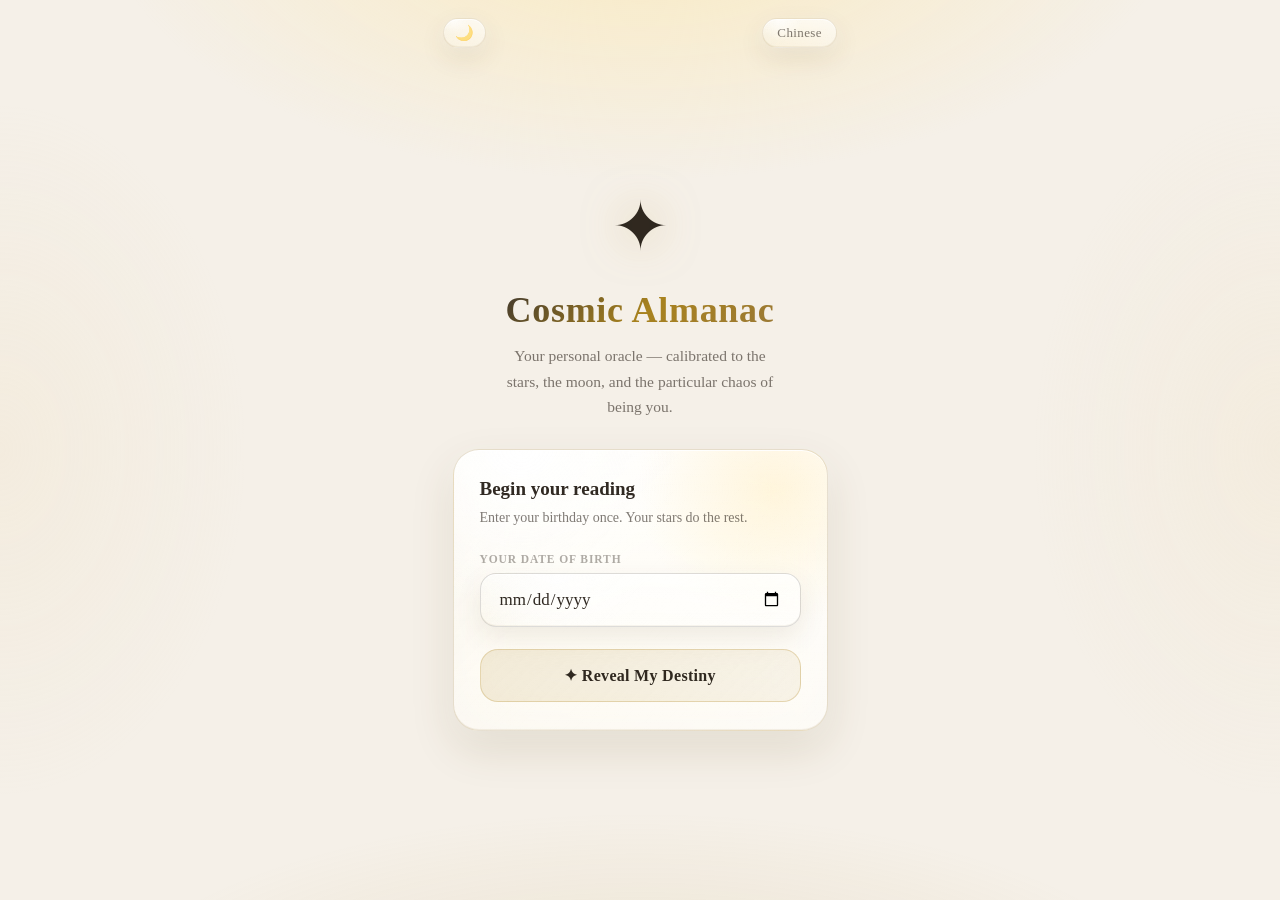
<file: index.html>
<!DOCTYPE html>
<html lang="en" data-theme="dark">
<head>
  <meta charset="UTF-8">
  <meta name="viewport" content="width=device-width, initial-scale=1.0, viewport-fit=cover">
  <meta name="description" content="A bilingual daily oracle blending zodiac signs, moon phase, weekday ruler, and personal daily guidance.">
  <meta name="apple-mobile-web-app-capable" content="yes">
  <meta name="apple-mobile-web-app-status-bar-style" content="black-translucent">
  <meta name="apple-mobile-web-app-title" content="Cosmic Almanac">
  <meta name="theme-color" content="#09080b">
  <meta property="og:title" content="Cosmic Almanac">
  <meta property="og:description" content="A bilingual daily oracle blending zodiac signs, moon phase, weekday ruler, and personal daily guidance.">
  <meta property="og:type" content="website">
  <meta property="og:url" content="https://alanwongsai.github.io/CosmicAlmanac/">
  <meta property="og:site_name" content="Cosmic Almanac">
  <meta name="twitter:card" content="summary">
  <meta name="twitter:title" content="Cosmic Almanac">
  <meta name="twitter:description" content="A bilingual daily oracle blending zodiac signs, moon phase, weekday ruler, and personal daily guidance.">
  <link rel="canonical" href="https://alanwongsai.github.io/CosmicAlmanac/">
  <link rel="apple-touch-icon" href="cosmic-daily-icon.png">
  <link rel="manifest" href="manifest.json">
  <title>Cosmic Almanac</title>
  <script>
    (function loadAnalytics() {
      try {
        if (localStorage.getItem('cosmic_analytics_opt_out') === '1') return;
      } catch (e) {}
      var script = document.createElement('script');
      script.defer = true;
      script.src = 'https://static.cloudflareinsights.com/beacon.min.js';
      script.setAttribute('data-cf-beacon', '{"token": "70ef6f3748dc4def9365bc384d702cc8"}');
      document.head.appendChild(script);
    })();
  </script>
  <link rel="stylesheet" href="app.css">
</head>
<body>

<div class="bg" aria-hidden="true">
  <div class="bg-depth"></div>
  <div class="bg-stars"></div>
</div>

<div class="top-controls" aria-label="App controls">
  <button class="theme-btn" id="theme-btn" onclick="toggleTheme()" aria-label="Toggle day/night mode">☀️</button>
  <button class="lang-btn" id="lang-btn" onclick="toggleLang()">中文</button>
</div>

<!-- ═══ ONBOARDING ═══ -->
<div id="onboarding" class="screen hidden">
  <div class="hero fu d0">
    <span class="app-icon">✦</span>
    <h1 class="app-title" id="ob-title"></h1>
    <p  class="app-sub"   id="ob-sub"></p>
  </div>
  <div class="glass ob-card fu d2">
    <h2 id="ob-h2"></h2>
    <p  id="ob-p"></p>
    <div class="field-lbl" id="ob-lbl"></div>
    <input type="date" id="bday-input" class="date-input"/>
    <button class="btn-reveal" id="ob-btn" onclick="startReading()"></button>
  </div>
</div>

<!-- ═══ READING ═══ -->
<div id="reading" class="screen hidden">
  <div class="r-header fu d0">
    <div class="r-date"  id="r-date"></div>
    <div class="r-title" id="r-title"></div>
    <div class="signs-row" id="r-signs"></div>
  </div>
  <div class="date-nav fu d1" aria-label="Reading date controls">
    <button class="nav-btn" id="date-prev" type="button" onclick="shiftSelectedDate(-1)"></button>
    <button class="nav-btn date-chip" id="date-today" type="button" onclick="jumpToToday()"></button>
    <button class="nav-btn" id="date-next" type="button" onclick="shiftSelectedDate(1)"></button>
  </div>
  <div class="glass almanac-summary interactive-card fu d1" id="almanac-summary" tabindex="0" role="button" data-detail="almanac"></div>
  <div class="cat-grid" id="cat-grid"></div>
  <div class="glass oracle-card interactive-card fu d5" id="oracle-card" tabindex="0" role="button" data-detail="oracle">
    <div class="oracle-lbl" id="oracle-lbl"></div>
    <div class="oracle-txt" id="oracle-txt"></div>
  </div>
  <div class="card sug-card interactive-card fu d6" id="suggestion-card" tabindex="0" role="button" data-detail="suggestion">
    <div class="sug-icon">🎯</div>
    <div>
      <div class="sug-lbl" id="sug-lbl"></div>
      <div class="sug-txt" id="sug-txt"></div>
    </div>
  </div>
  <div class="r-footer fu d7">
    <button class="btn-creator" id="btn-creator" type="button" data-detail="creator"></button>
    <button class="btn-reset" id="btn-reset" onclick="resetBday()"></button>
  </div>
</div>

<div class="confirm-modal" id="confirm-modal" aria-hidden="true">
  <div class="glass confirm-sheet" role="alertdialog" aria-modal="true" aria-describedby="confirm-msg">
    <div class="confirm-msg" id="confirm-msg"></div>
    <div class="confirm-btns">
      <button class="confirm-btn" id="confirm-cancel" type="button" onclick="closeConfirm()"></button>
      <button class="confirm-btn danger" id="confirm-ok" type="button" onclick="confirmOk()"></button>
    </div>
  </div>
</div>

<div class="detail-modal" id="detail-modal" aria-hidden="true">
  <div class="glass detail-sheet" role="dialog" aria-modal="true" aria-labelledby="detail-title">
    <button class="detail-close" id="detail-close" type="button" onclick="closeDetail()">✕</button>
    <div class="detail-kicker" id="detail-kicker"></div>
    <div class="detail-title" id="detail-title"></div>
    <div class="detail-sub" id="detail-sub"></div>
    <div class="detail-facts" id="detail-facts"></div>
    <div class="detail-custom" id="detail-custom"></div>
    <div class="detail-copy" id="detail-copy"></div>
  </div>
</div>

<script src="content.en.js"></script>
<script src="content.zh.js"></script>
<script src="app.js"></script>
</body>
</html>
</file>
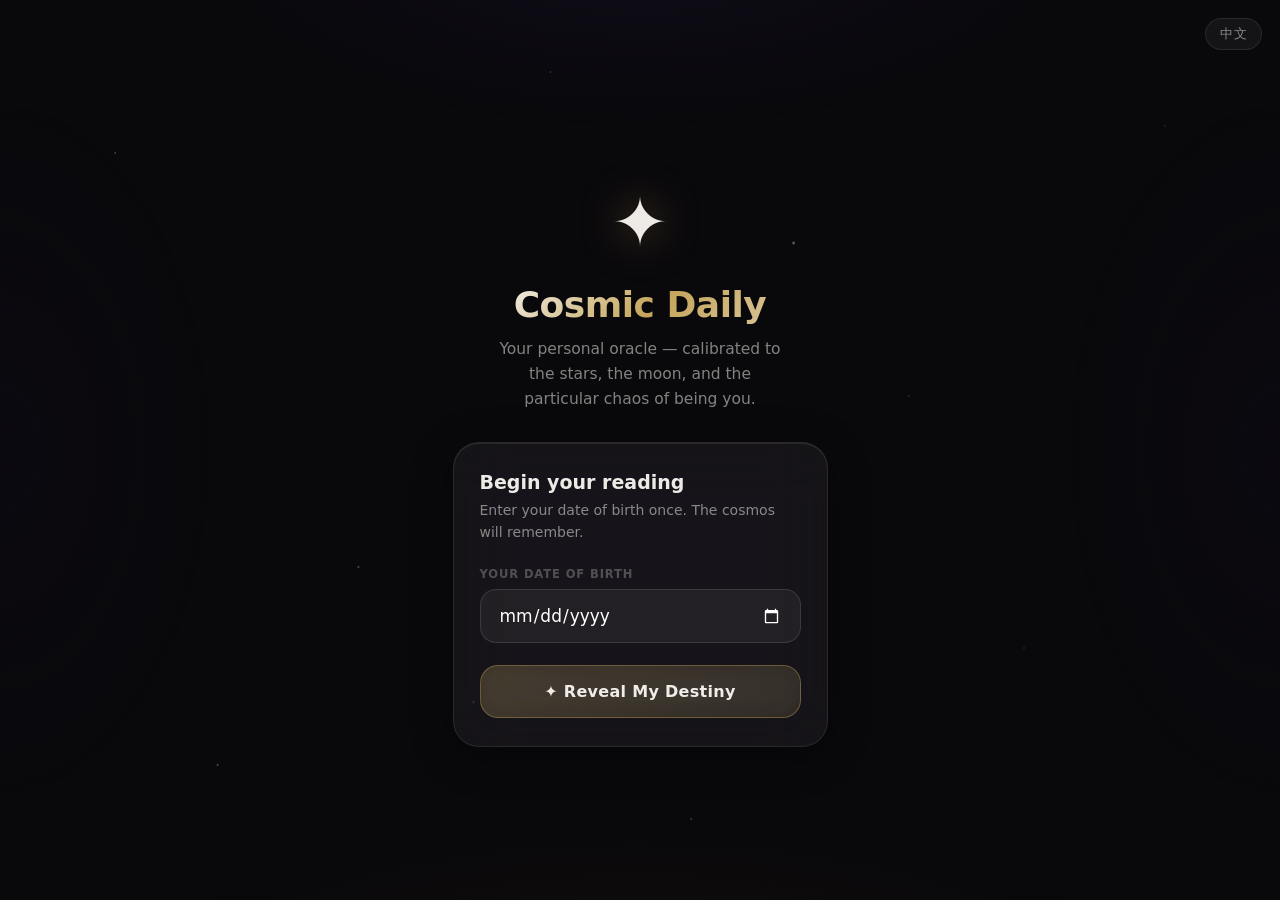
<file: cosmic-daily.html>
<!DOCTYPE html>
<html lang="en">
<head>
  <meta charset="UTF-8">
  <meta name="viewport" content="width=device-width, initial-scale=1.0, viewport-fit=cover">
  <meta name="apple-mobile-web-app-capable" content="yes">
  <meta name="apple-mobile-web-app-status-bar-style" content="black-translucent">
  <meta name="apple-mobile-web-app-title" content="Cosmic Daily">
  <meta name="theme-color" content="#09080b">
  <link rel="apple-touch-icon" href="cosmic-daily-icon.png">
  <link rel="manifest" href="manifest.json">
  <title>Cosmic Daily ✦</title>
  <style>
    *{margin:0;padding:0;box-sizing:border-box;-webkit-tap-highlight-color:transparent}

    :root{
      --bg:      #09080b;
      --g0:      rgba(255,252,248,0.052);
      --gb:      rgba(255,252,248,0.088);
      --c0:      rgba(255,252,248,0.036);
      --cb:      rgba(255,252,248,0.066);
      --gold:    #c4a55a;
      --goldg:   rgba(196,165,90,0.22);
      --t1:      rgba(255,252,248,0.93);
      --t2:      rgba(255,252,248,0.50);
      --t3:      rgba(255,252,248,0.26);
    }

    html,body{
      min-height:100%;background:var(--bg);
      font-family:-apple-system,BlinkMacSystemFont,'SF Pro Display','Segoe UI',system-ui,sans-serif;
      color:var(--t1);overflow-x:hidden;
    }

    /* ── BACKGROUND ───────────────────────────── */
    .bg{position:fixed;inset:0;z-index:0;pointer-events:none}

    .bg-depth{
      position:absolute;inset:0;
      background:
        radial-gradient(ellipse 80% 45% at 50% 115%, rgba(170,130,35,.07)  0%,transparent 55%),
        radial-gradient(ellipse 65% 40% at 50% -8%,  rgba(25,20,42,.50)   0%,transparent 55%),
        radial-gradient(ellipse 30% 70% at 0%   50%, rgba(18,14,30,.30)   0%,transparent 55%),
        radial-gradient(ellipse 30% 70% at 100% 50%, rgba(18,14,30,.30)   0%,transparent 55%);
      animation:breathe 18s ease-in-out infinite alternate;
    }
    @keyframes breathe{0%{opacity:.82}100%{opacity:1}}

    .bg-stars{
      position:absolute;inset:0;
      background-image:
        radial-gradient(1.2px 1.2px at  9% 17%, rgba(255,252,248,.42) 0%,transparent 100%),
        radial-gradient(1.6px 1.6px at 28% 63%, rgba(255,252,248,.32) 0%,transparent 100%),
        radial-gradient(1px   1px   at 43%  8%, rgba(255,252,248,.38) 0%,transparent 100%),
        radial-gradient(2px   2px   at 62% 27%, rgba(255,252,248,.48) 0%,transparent 100%),
        radial-gradient(1px   1px   at 80% 72%, rgba(255,252,248,.28) 0%,transparent 100%),
        radial-gradient(1.4px 1.4px at 17% 85%, rgba(255,252,248,.40) 0%,transparent 100%),
        radial-gradient(1px   1px   at 91% 14%, rgba(255,252,248,.25) 0%,transparent 100%),
        radial-gradient(1.8px 1.8px at 37% 78%, rgba(255,252,248,.52) 0%,transparent 100%),
        radial-gradient(1px   1px   at 71% 44%, rgba(255,252,248,.30) 0%,transparent 100%),
        radial-gradient(1.2px 1.2px at 54% 91%, rgba(255,252,248,.36) 0%,transparent 100%);
      animation:twinkle 9s ease-in-out infinite alternate;
    }
    @keyframes twinkle{0%{opacity:.60}100%{opacity:1}}

    /* ── LANG TOGGLE ──────────────────────────── */
    .lang-btn{
      position:fixed;top:max(18px,env(safe-area-inset-top,18px));right:18px;z-index:200;
      background:var(--g0);border:1px solid var(--gb);
      backdrop-filter:blur(20px) saturate(140%);-webkit-backdrop-filter:blur(20px) saturate(140%);
      border-radius:20px;padding:6px 14px;
      font-size:13px;font-weight:500;color:var(--t2);
      cursor:pointer;font-family:inherit;transition:all .2s;letter-spacing:.4px;
    }
    .lang-btn:hover{background:rgba(255,252,248,.09);color:var(--t1)}

    /* ── GLASS ────────────────────────────────── */
    .glass{
      background:var(--g0);
      backdrop-filter:blur(30px) saturate(180%) brightness(1.08);
      -webkit-backdrop-filter:blur(30px) saturate(180%) brightness(1.08);
      border:1px solid var(--gb);border-radius:26px;
      box-shadow:0 8px 40px rgba(0,0,0,.40),inset 0 1px 0 rgba(255,252,248,.08);
    }
    .card{
      background:var(--c0);
      backdrop-filter:blur(20px) saturate(150%);-webkit-backdrop-filter:blur(20px) saturate(150%);
      border:1px solid var(--cb);border-radius:22px;
      box-shadow:0 4px 20px rgba(0,0,0,.28),inset 0 1px 0 rgba(255,252,248,.05);
    }

    /* ── LAYOUT ───────────────────────────────── */
    .screen{
      position:relative;z-index:1;min-height:100dvh;
      display:flex;flex-direction:column;align-items:center;
      padding:max(56px,env(safe-area-inset-top,56px)) 18px max(40px,env(safe-area-inset-bottom,40px));
    }
    .screen.hidden{display:none}

    /* ── ONBOARDING ───────────────────────────── */
    #onboarding{justify-content:center;gap:30px;padding-top:90px;padding-bottom:60px}

    .hero{text-align:center}
    .app-icon{
      font-size:68px;display:block;margin-bottom:22px;
      filter:drop-shadow(0 0 22px rgba(196,165,90,.55));
      animation:floatY 4.5s ease-in-out infinite;
    }
    @keyframes floatY{0%,100%{transform:translateY(0)}50%{transform:translateY(-11px)}}

    .app-title{
      font-size:36px;font-weight:700;letter-spacing:-.5px;margin-bottom:12px;
      background:linear-gradient(135deg,rgba(255,252,248,.96) 0%,var(--gold) 55%,rgba(255,232,180,.85) 100%);
      -webkit-background-clip:text;-webkit-text-fill-color:transparent;background-clip:text;
    }
    .app-sub{font-size:15.5px;color:var(--t2);line-height:1.62;max-width:285px;margin:0 auto}

    .ob-card{width:100%;max-width:375px;padding:28px 26px}
    .ob-card h2{font-size:19px;font-weight:600;margin-bottom:7px;color:var(--t1)}
    .ob-card p {font-size:14px;color:var(--t2);line-height:1.55;margin-bottom:24px}

    .field-lbl{font-size:11.5px;font-weight:600;letter-spacing:.9px;text-transform:uppercase;color:var(--t3);margin-bottom:8px}

    .date-input{
      width:100%;background:rgba(255,252,248,.05);
      border:1px solid rgba(255,252,248,.12);border-radius:16px;
      padding:15px 18px;font-size:17px;font-weight:500;color:#fff;
      margin-bottom:22px;outline:none;
      transition:border-color .2s,background .2s;
      -webkit-appearance:none;font-family:inherit;color-scheme:dark;
    }
    .date-input:focus{border-color:rgba(196,165,90,.50);background:rgba(255,252,248,.09)}

    .btn-reveal{
      width:100%;
      background:linear-gradient(135deg,rgba(196,165,90,.22),rgba(196,165,90,.12));
      border:1px solid rgba(196,165,90,.38);
      backdrop-filter:blur(10px);color:var(--t1);
      font-size:16px;font-weight:600;padding:16px;border-radius:18px;
      cursor:pointer;transition:all .22s;font-family:inherit;letter-spacing:.3px;
    }
    .btn-reveal:hover{background:linear-gradient(135deg,rgba(196,165,90,.34),rgba(196,165,90,.20));transform:translateY(-1px);box-shadow:0 8px 28px var(--goldg)}
    .btn-reveal:active{transform:translateY(0)}

    /* ── READING ──────────────────────────────── */
    #reading{gap:13px;padding-top:58px;padding-bottom:48px}

    .r-header{width:100%;max-width:430px;text-align:center;margin-bottom:4px}
    .r-date  {font-size:11.5px;color:var(--t3);letter-spacing:1.6px;text-transform:uppercase;margin-bottom:6px}
    .r-title {font-size:25px;font-weight:700;letter-spacing:-.3px}
    .signs-row{display:flex;justify-content:center;gap:7px;margin-top:13px;flex-wrap:wrap}

    .badge{
      background:rgba(255,252,248,.05);border:1px solid rgba(255,252,248,.09);
      backdrop-filter:blur(12px);-webkit-backdrop-filter:blur(12px);
      border-radius:20px;padding:5px 13px;font-size:13px;color:var(--t2);
      display:flex;align-items:center;gap:5px;
    }

    /* ── CATEGORY GRID ────────────────────────── */
    .cat-grid{width:100%;max-width:430px;display:grid;grid-template-columns:1fr 1fr;gap:11px}
    .cat-card{padding:17px 15px;display:flex;flex-direction:column;gap:9px}
    .cat-head{display:flex;align-items:center;gap:8px}
    .cat-icon{font-size:20px;filter:drop-shadow(0 2px 5px rgba(196,165,90,.35))}
    .cat-name{font-size:11px;font-weight:600;color:var(--t3);text-transform:uppercase;letter-spacing:.9px}
    .dots    {display:flex;gap:4px}
    .dot     {width:7px;height:7px;border-radius:50%;background:rgba(255,252,248,.12);transition:background .3s}
    .dot.on  {background:var(--gold);box-shadow:0 0 8px rgba(196,165,90,.40)}
    .r-lbl   {font-size:11px;color:var(--t3);font-weight:500;letter-spacing:.3px}
    .cat-msg {font-size:12.5px;color:var(--t2);line-height:1.55}

    /* ── ORACLE ───────────────────────────────── */
    .oracle-card{width:100%;max-width:430px;padding:24px 22px}
    .oracle-lbl {font-size:11px;font-weight:600;letter-spacing:1.7px;text-transform:uppercase;color:var(--gold);opacity:.80;margin-bottom:14px}
    .oracle-txt {font-size:15.5px;line-height:1.72;color:var(--t1)}

    /* ── SUGGESTION ───────────────────────────── */
    .sug-card{width:100%;max-width:430px;padding:18px 20px;display:flex;align-items:flex-start;gap:13px}
    .sug-icon{
      width:42px;height:42px;flex-shrink:0;
      background:rgba(196,165,90,.12);border:1px solid rgba(196,165,90,.22);
      border-radius:13px;display:flex;align-items:center;justify-content:center;font-size:19px;
    }
    .sug-lbl {font-size:11px;font-weight:600;letter-spacing:1.6px;text-transform:uppercase;color:var(--gold);opacity:.75;margin-bottom:6px}
    .sug-txt {font-size:14px;color:var(--t2);line-height:1.58}

    /* ── FOOTER ───────────────────────────────── */
    .r-footer{width:100%;max-width:430px;display:flex;justify-content:space-between;align-items:center;padding:6px 4px;margin-top:3px}
    .r-foot-info{font-size:12px;color:var(--t3)}
    .btn-reset{background:none;border:none;font-size:12px;color:var(--t3);cursor:pointer;font-family:inherit;text-decoration:underline;text-underline-offset:2px;padding:4px;transition:color .2s}
    .btn-reset:hover{color:var(--t2)}

    /* ── ANIMATION ────────────────────────────── */
    .fu{animation:fadeUp .55s ease both}
    @keyframes fadeUp{from{opacity:0;transform:translateY(16px)}to{opacity:1;transform:translateY(0)}}
    .d0{animation-delay:0s}.d1{animation-delay:.07s}.d2{animation-delay:.14s}
    .d3{animation-delay:.21s}.d4{animation-delay:.28s}.d5{animation-delay:.36s}
    .d6{animation-delay:.44s}.d7{animation-delay:.52s}
  </style>
</head>
<body>

<div class="bg" aria-hidden="true">
  <div class="bg-depth"></div>
  <div class="bg-stars"></div>
</div>

<button class="lang-btn" id="lang-btn" onclick="toggleLang()">中文</button>

<!-- ═══ ONBOARDING ═══ -->
<div id="onboarding" class="screen hidden">
  <div class="hero fu d0">
    <span class="app-icon">✦</span>
    <h1 class="app-title" id="ob-title"></h1>
    <p  class="app-sub"   id="ob-sub"></p>
  </div>
  <div class="glass ob-card fu d2">
    <h2 id="ob-h2"></h2>
    <p  id="ob-p"></p>
    <div class="field-lbl" id="ob-lbl"></div>
    <input type="date" id="bday-input" class="date-input"/>
    <button class="btn-reveal" id="ob-btn" onclick="startReading()"></button>
  </div>
</div>

<!-- ═══ READING ═══ -->
<div id="reading" class="screen hidden">
  <div class="r-header fu d0">
    <div class="r-date"  id="r-date"></div>
    <div class="r-title" id="r-title"></div>
    <div class="signs-row" id="r-signs"></div>
  </div>
  <div class="cat-grid" id="cat-grid"></div>
  <div class="glass oracle-card fu d5">
    <div class="oracle-lbl" id="oracle-lbl"></div>
    <div class="oracle-txt" id="oracle-txt"></div>
  </div>
  <div class="card sug-card fu d6">
    <div class="sug-icon">🎯</div>
    <div>
      <div class="sug-lbl" id="sug-lbl"></div>
      <div class="sug-txt" id="sug-txt"></div>
    </div>
  </div>
  <div class="r-footer fu d7">
    <span class="r-foot-info" id="r-foot"></span>
    <button class="btn-reset" id="btn-reset" onclick="resetBday()"></button>
  </div>
</div>

<script>
// ═══════════════════════════════════════════════════════════════
//  LANGUAGE DATABASE
// ═══════════════════════════════════════════════════════════════
const LANG = {

  en: {
    appTitle:    "Cosmic Daily",
    appSub:      "Your personal oracle — calibrated to the stars, the moon, and the particular chaos of being you.",
    obH2:        "Begin your reading",
    obP:         "Enter your date of birth once. The cosmos will remember.",
    obLbl:       "Your date of birth",
    obBtn:       "✦  Reveal My Destiny",
    oracleLbl:   "✦  Today's Oracle",
    sugLbl:      "Cosmic Suggestion",
    changeBtn:   "Change birthday",
    resetMsg:    "Reset your birthday? The stars will need to meet you again.",
    langToggle:  "中文",
    readingTitles:["Your Daily Reading","The Stars Speak","Today's Oracle","Cosmic Forecast","The Universe Weighs In"],
    yearOf:      a => `Year of the ${a}`,
    dateStr:     (wday,m,d,y) => `${wday}, ${m} ${d}, ${y}`,
    dayNames:    ["Sunday","Monday","Tuesday","Wednesday","Thursday","Friday","Saturday"],
    monthNames:  ["January","February","March","April","May","June","July","August","September","October","November","December"],
    moonNames:   ["New Moon","Waxing Crescent","First Quarter","Waxing Gibbous","Full Moon","Waning Gibbous","Last Quarter","Waning Crescent"],
    westNames:   ["Capricorn","Aquarius","Pisces","Aries","Taurus","Gemini","Cancer","Leo","Virgo","Libra","Scorpio","Sagittarius"],
    chiNames:    ["Rat","Ox","Tiger","Rabbit","Dragon","Snake","Horse","Goat","Monkey","Rooster","Dog","Pig"],
    rLbls:       ["","Rough Waters","Murky Skies","Still Waters","Fair Winds","Star Aligned"],
    work:{
      name:"Work & Career",
      m:{
        1:["The cosmic gears are jammed today. Submit nothing important, sign nothing legally binding, and avoid your boss if at all possible.",
           "Your productivity has the energy of a browser with 47 tabs open. Close some tabs. Maybe close your laptop.",
           "Mercury is in retrograde energy — even if it isn't. Your ideas are fine; the timing is genuinely not.",
           "Today the stars vote for strategic invisibility. Be the human equivalent of 'on a call.'"],
        2:["Minor celestial friction in your career lane. Push through carefully — the path clears by afternoon.",
           "The stars aren't against you today, they're just… indifferent. Same as your coworkers. You'll survive.",
           "Your work energy is at 60%. Fortunately, most things only need 60%.",
           "One step forward, one step sideways. The universe is teaching you the cha-cha of professional life."],
        3:["A steady, unremarkable day at work. The universe calls this 'acceptable.' So do most performance reviews.",
           "No great breakthroughs, no disasters. The cosmic middle ground — which is honestly underrated.",
           "Solid. Functional. Mildly caffeinated. A perfectly serviceable work day with cosmic backing.",
           "The stars see average output and are totally at peace with that. Not every day needs to be legendary."],
        4:["The cosmic current carries your career forward. Push on anything you've been hesitating about.",
           "Good energy flows through your professional life. The stars are watching with quiet approval.",
           "You're operating with unusual clarity today. Use it. The universe doesn't always pick up when you call.",
           "Decisions made today have solid cosmic backing. Trust your professional instincts."],
        5:["The stars have cleared your lane entirely. Everything you touch today has a touch of gold — don't waste it.",
           "Cosmic alignment: maximum. Your professional presence today is genuinely formidable. Let people know.",
           "You were born for days like this. Swing big. Say the brave thing in the meeting. Sign things.",
           "The universe has put every celestial body in your corner. This is not a drill."]
      }
    },
    love:{
      name:"Love & Social",
      m:{
        1:["The love stars are taking a personal day. Keep interactions brief, texts short, and feelings to yourself for now.",
           "Today's social energy is like Wi-Fi in a basement. Connection keeps dropping. It's not you. It's the universe.",
           "Best romantic move today: make yourself tea, watch something comforting, and lower your social expectations significantly.",
           "Avoid deep conversations today. The cosmos haven't finished buffering your emotional software."],
        2:["A mildly awkward social frequency surrounds you. Lean into it — awkward can be charming when fully committed.",
           "Love is present but slightly blurry, like a photo taken too fast. Wait for the focus to return.",
           "Your social energy needs a gentle warm-up. Start with something low-stakes before anything meaningful.",
           "Connection attempts may require more effort than usual today. Persistence is your friend."],
        3:["Warm, comfortable social energy. Nothing fireworks, nothing cold. A perfectly pleasant human day.",
           "Your social life today is like background music — pleasant, stable, easy to overlook. That's genuinely fine.",
           "Connections made today are solid if unspectacular. Quality over cosmic drama.",
           "The social weather is mild and agreeable. Show up for the people who matter."],
        4:["Your warmth is magnetic today. The people in your orbit feel it — let them feel it fully.",
           "Good social energy flows freely. Reach out to someone you've been meaning to. Now is genuinely the time.",
           "Romance has a favorable current today. Something small and genuine goes further than you'd expect.",
           "You're unusually good company today. The stars have made a note of it."],
        5:["Maximum heart energy. The stars have essentially written 'go connect with people' across the sky in your name.",
           "You are irresistible to the right people today. The universe has scheduled at least one meaningful moment.",
           "Love is loud today — romantic, friendly, or self-directed. Open every door when it knocks.",
           "The cosmos have aligned your social frequency to its peak. Say the things that matter."]
      }
    },
    health:{
      name:"Health & Body",
      m:{
        1:["Your body is filing a formal complaint with the universe today. Listen to it. Rest is not weakness.",
           "Today is a good day to cancel something, drink water, and pretend you are a plant on a windowsill.",
           "The stars see low vitality in your physical lane. Honor it. Not every day is a workout day.",
           "Sleep. Eat something warm. Move gently. The cosmos will still be here when you feel better."],
        2:["Energy levels are slightly below par. Nothing a nap, some protein, and a gentle walk can't negotiate.",
           "Your body is asking for gentleness today. Obliging it is an act of wisdom, not surrender.",
           "Minor physical static today. The stars suggest: hydrate, breathe deeply, and pace yourself.",
           "Below-average vitality. The universe recommends you conserve what you have for what matters."],
        3:["Steady health energy. Your body is humming along at a sensible rhythm. Keep it going.",
           "Nothing alarming, nothing euphoric. A good, functional body day — which is deeply underappreciated.",
           "Maintenance mode is valid mode. The stars see a balanced, steady you today.",
           "Your physical energy is where it should be. Routine and rhythm are your friends today."],
        4:["Good vitality today. Your body wants to move. Let it.",
           "Physical energy is above average. If you've been postponing that walk or workout — do it now.",
           "Your health frequency is high today. Use it wisely. Your future self will remember this.",
           "The body is willing. The stars approve. Whatever you've been putting off physically — today's your day."],
        5:["Peak physical energy. Your body is a high-performance vehicle today. Drive it accordingly.",
           "The cosmic health chart shows excellent alignment. Today is the day you do the things you keep promising yourself.",
           "You feel it, don't you? That unusual lightness. The stars gave it to you. Use every bit of it.",
           "Everything is firing correctly today. This is rare. Move, breathe, feel alive. The stars insist."]
      }
    },
    finance:{
      name:"Finance & Luck",
      m:{
        1:["Today is not the day to gamble, invest aggressively, or buy anything non-essential. The money stars are napping.",
           "Hold your wallet close and your credit card closer. The financial cosmos have a mischievous glint today.",
           "Today's lucky number is 'no.' Apply it liberally to any financial decisions that arise.",
           "The universe recommends reviewing your subscriptions. One is definitely something you forgot you signed up for."],
        2:["Modest financial energy. Spend only what's necessary. Save the big moves for when the stars are paying attention.",
           "Money flows slowly today — like water through a reluctant drain. Patience is the only currency worth spending.",
           "Below-average luck in the material realm. Gratitude for what you have is the best investment today.",
           "The financial forecast is cautious. Watch the small leaks — that's where it always goes."],
        3:["Financial neutrality today. Money is where you left it, doing what you told it to do. Stable counts.",
           "Luck is present but modest. Small wins, small losses — the universe balancing its books today.",
           "Average financial day. Nothing dramatic. This is actually fine. Not every day needs to be a money day.",
           "Steady financial weather. No surprises expected. Routine management is the move."],
        4:["Your financial luck is quietly strong today. Small opportunities may look unimportant. Look closer.",
           "Good energy in the money lane. Decisions made now have solid cosmic backing.",
           "The stars smile on your financial awareness today. Act on the thing you've been quietly considering.",
           "Above-average luck in the material realm. Keep your eyes open — something is worth noticing."],
        5:["Lucky streak. The universe is pointing arrows at financial opportunities today. Stay awake to it.",
           "Peak financial alignment. If you've been waiting for a sign — there it is, written in the stars.",
           "Cosmic good fortune in your material lane. Not lottery-win magnitude — but meaningfully good. Don't waste it.",
           "The money stars are singing your name today. Act with intention. The window is real."]
      }
    },
    oracles:[
      "The universe has a soft spot for you today. It's subtle — in the way the coffee tastes just right, the light a little kinder, the timing strangely perfect.",
      "Something small and good is coming your way today. You won't see it coming, which is entirely the point.",
      "The stars are rooting for you with quiet, genuine enthusiasm. Not loudly — just steadily, in the background, like a very loyal friend.",
      "Today holds a small miracle somewhere in it. It might be a conversation, a moment of clarity, or finally finding where you left your keys.",
      "You are exactly where you are supposed to be today. Trust the strange, winding path. It's going somewhere worthwhile.",
      "The cosmos have reviewed your recent decisions and, despite everything, have given you a passing grade. Well done for surviving yourself.",
      "Today the universe has scheduled a 'mild inconvenience' for character building. It's not personal. The stars do this to everyone they like.",
      "Mercury is currently behaving itself. Everyone is surprised, including Mercury. Make hay while the planets align.",
      "The celestial committee has approved your continued existence today. Try not to make them regret it.",
      "Your horoscope for today: things will happen, you will feel things about them, and somehow it will work out. Groundbreaking.",
      "The stars have been observing your life for some time now. They find it compelling. Not always in a reassuring way — but compelling nonetheless.",
      "Somewhere in the universe, a star died to create the atoms in your coffee. The least you can do is enjoy it slowly.",
      "The moon looked at your chart and exhaled slowly. Then it said 'you've got this.' It sounded almost entirely convincing.",
      "Today you will age exactly one day. The stars consider this non-negotiable. On the bright side, so does everyone else.",
      "The universe doesn't actually care about your problems — it has 93 billion light-years of its own. And yet somehow, things tend to work out. Keep going.",
      "In the grand cosmic scheme, today is statistically insignificant. In the small human scheme, it could be the day everything shifts. Worth showing up for.",
      "Your ancestors survived unimaginable things so you could worry about notifications. Honor them by putting your phone down for at least five minutes.",
      "The cosmos have been running this a long time. The thing you're worried about is usually not the actual thing.",
      "Today's energy is best described as: possible. Which, in the grand scale of the universe, is actually quite generous.",
      "The stars have reviewed the data and concluded: you are more capable than you currently believe. This is their official, unambiguous position.",
      "Chaos theory suggests that small decisions compound into large outcomes. Today's small decision matters. Choose deliberately.",
      "The moon is doing something beautiful tonight. Whether you see it or not, you are under the same sky as everyone you love.",
      "The universe has been alive for 13.8 billion years and hasn't quit once. You can get through today.",
      "A quiet power is building in your orbit today. The stars can't say exactly what it is — but they've noticed it, and so should you.",
      "The celestial forecast suggests unexpected warmth from an expected direction. The stars enjoy a good plot twist.",
      "Some days the stars align. Other days they're just doing their own thing and you happen to be in the same galaxy. Today is one of those days. Still valid.",
      "Your energy today is like a partial eclipse — not everything is illuminated, but what is visible is genuinely interesting.",
      "The universe filed a memo this morning: you are doing better than you think. The stars unanimously endorsed it.",
      "Today's cosmic frequency carries a specific instruction: rest without guilt. The stars know you need it and they are fine with it.",
      "Something in the planetary arrangement today whispers: be kinder to yourself than usual. The stars have noticed what you've been carrying."
    ],
    suggestions:[
      "Send one message you've been overthinking. The overthinking is now the problem, not the message.",
      "Drink water before coffee. The stars said so. Ignore them and accept the consequences.",
      "Look up from your screen at least once per hour. The world is still out there, mildly and consistently beautiful.",
      "Tell one person something specific you appreciate about them. Vague compliments are cosmically weak.",
      "Cancel one thing you agreed to out of guilt. The universe approves this message.",
      "Eat something green today — not necessarily because it's healthy, just to remind yourself you run on real food.",
      "Take a walk without your phone. It's terrifying for exactly ninety seconds, then deeply pleasant.",
      "Write down three things, no matter how small. Your brain is a terrible filing system.",
      "Say no to something today. Once. Firmly. Without the essay of explanation.",
      "Sit outside for 10 minutes. The sky is doing something nice. It does this every day and most people miss it.",
      "Text someone you haven't spoken to in a while. Keep it short. 'Thinking of you' does more than you think.",
      "Clean one small thing — a surface, a drawer, your screenshots folder. The cosmos find clutter personally offensive.",
      "Buy yourself something small and nice. Not as a reward — just because you exist, and that's sufficient reason.",
      "Rest without guilt today. Horizontal ambition counts.",
      "Learn one completely useless thing. The internet is full of them. This is actually its best feature.",
      "Make your bed. Or don't. But notice how you feel about it at 9pm.",
      "Laugh at something stupid — fully, out loud. The stars specifically requested this.",
      "Eat lunch away from your desk. Revolutionary. Life-changing. Heavily endorsed by the cosmos.",
      "Do one thing you've been 'about to do' for more than three days. The universe is patiently waiting.",
      "Be kind to a stranger. Nothing elaborate — a door held, a smile, a brief acknowledgment of shared humanness.",
      "Put your phone in another room for one hour. Face the silence. Bargain with it. You'll eventually become friends.",
      "Stretch. You are not made of wood — even if it currently feels that way.",
      "Drink the fancy thing you've been saving. The stars genuinely don't understand what you're saving it for.",
      "Apologize if you need to. Not a 'sorry if you were offended' — an actual one.",
      "Watch the sunset, or at least acknowledge it's happening somewhere and that this is quietly beautiful.",
      "Make a list of everything you're avoiding. Then do the smallest item on it. This is how mountains move.",
      "Give someone your full attention for five minutes. No phone, no half-listening. Just presence.",
      "Compliment yourself once, out loud, not ironically. The stars are listening.",
      "Slow down by 20% today. Everything done at 80% speed gets done better. The math is somehow correct.",
      "Notice one beautiful thing before noon. Anything counts — a cloud, a color, the way light falls on something ordinary."
    ]
  },

  zh: {
    appTitle:    "每日星盘",
    appSub:      "属于你的每日占星 — 以星辰、月相与你独特的命格为锚。",
    obH2:        "开始今日占卜",
    obP:         "输入一次生日，宇宙会为你记住。",
    obLbl:       "你的出生日期",
    obBtn:       "✦  揭晓我的命运",
    oracleLbl:   "✦  今日神谕",
    sugLbl:      "宇宙建议",
    changeBtn:   "修改生日",
    resetMsg:    "重置生日？星辰将需要重新认识你。",
    langToggle:  "EN",
    readingTitles:["今日星盘解读","星辰有话说","神谕降临","宇宙预言","今日运势"],
    yearOf:      a => `${a}年`,
    dateStr:     (wday,_m,d,y) => `${y}年${_m}月${d}日 ${wday}`,
    dayNames:    ["星期日","星期一","星期二","星期三","星期四","星期五","星期六"],
    monthNames:  ["1","2","3","4","5","6","7","8","9","10","11","12"],
    moonNames:   ["新月","眉月","上弦月","盈凸月","满月","亏凸月","下弦月","残月"],
    westNames:   ["摩羯座","水瓶座","双鱼座","白羊座","金牛座","双子座","巨蟹座","狮子座","处女座","天秤座","天蝎座","射手座"],
    chiNames:    ["鼠","牛","虎","兔","龙","蛇","马","羊","猴","鸡","狗","猪"],
    rLbls:       ["","逆水行舟","阴云密布","风平浪静","顺风顺水","星辰守护"],
    work:{
      name:"事业职场",
      m:{
        1:["今天宇宙的齿轮卡顿。不要提交重要文件，不要做大决定，保持低调为上。",
           "你今天的工作状态如同开着47个标签页的浏览器。关几个。也许连电脑一起关了。",
           "今天适合战略性隐形——成为那种'正在开会'的人。",
           "工作能量今天稀薄。不是失败，是宇宙给的强制休息令。"],
        2:["职场方向有轻微摩擦。谨慎推进，午后路会清晰些。",
           "星辰没有与你为敌，只是心不在焉，和你的同事一样。你会撑过去的。",
           "工作能量今天约60%。好在大多数事情60%就够用了。",
           "前进一步，侧滑一步。宇宙在教你职场探戈。"],
        3:["平稳、毫无亮点的工作日。宇宙称之为可接受，绩效表也这么说。",
           "没有突破，没有灾难。宇宙的中间地带，其实被低估了。",
           "扎实，正常运转，需要一点咖啡因。一个够用的工作日，有星辰背书。",
           "星辰看到了你平稳的输出，对此持中立但友好的态度。"],
        4:["宇宙浪潮今天推动你的事业前行。把一直犹豫的事情推动起来。",
           "今天你有一种罕见的清晰感。好好用——宇宙不总是接你电话的。",
           "今天的职业直觉值得信赖。大胆决策，不会让你失望。",
           "良好的职场能量在流动。星辰以沉默的方式表示认可。"],
        5:["星辰今天完全清空了你的赛道。你触碰的每件事都有点金之效——别浪费。",
           "宇宙对准：最大值。你今天的职场气场是真实的力量。让大家知道。",
           "你天生为这种日子而来的。大胆行动，说出那句勇敢的话。",
           "所有天体今天都站在你这边。这不是演习。"]
      }
    },
    love:{
      name:"感情人际",
      m:{
        1:["今天的爱情星在休假。互动简短，消息简洁，感情暂时放在心里。",
           "今天的社交能量像地下室的Wi-Fi，频繁断线。不是你的问题，是宇宙的信号。",
           "今天最好的感情举措：泡杯茶，看点轻松的，降低社交期待。",
           "避免今天的深层对话——宇宙还没缓冲完你的情感软件。"],
        2:["社交频率略显尴尬。全力投入——尴尬在坚定时可以很迷人。",
           "缘分今天有些模糊，像没对好焦的照片。等焦距自然回来。",
           "社交能量需要热身。从低强度的互动开始，再进入有深度的对话。",
           "今天的连接需要多一点努力。坚持是你的朋友。"],
        3:["温暖而舒适的社交能量。没有烟火，没有寒意。一个宜人的普通人日。",
           "今天的人际关系如背景音乐——愉悦、稳定、容易被忽视，但很适合。",
           "今天建立的连接朴实可靠。质量胜过戏剧性。",
           "社交天气温和宜人。为重要的人出现就好。"],
        4:["你今天的温暖具有磁性。轨道里的人都能感受到——让他们感受。",
           "良好的社交能量自由流动。联系那个你一直想联系的人，现在正是时候。",
           "感情今天有顺流。一件小小的真诚举动会比你预期的走得更远。",
           "你今天格外招人喜欢。星辰对此做了记录。"],
        5:["心能量全开。星辰在天空为你写下：去和人建立连接吧。",
           "你今天对对的人有无法抗拒的吸引力。宇宙已为你安排了至少一个有意义的时刻。",
           "爱今天很响亮——无论是爱情、友情还是对自己的爱。门敲响时，请开门。",
           "宇宙已将你的社交频率调至峰值。说出那些重要的话。"]
      }
    },
    health:{
      name:"身体健康",
      m:{
        1:["你的身体今天在向宇宙提出正式投诉。倾听它。休息不是软弱。",
           "今天适合取消一些事，多喝水，假装自己是窗台上的绿植。",
           "星象显示体力较低。尊重它——不是每天都需要是健身日。",
           "睡觉、吃暖食、轻柔活动。宇宙会等你好起来。"],
        2:["能量水位略低。一个小憩、一些蛋白质和一段轻松散步可以处理好这件事。",
           "你的身体今天需要温柔。顺应它是智慧，不是妥协。",
           "轻微的身体静电。星辰建议：补水、深呼吸、适当放慢节奏。",
           "体力偏低。宇宙建议你把有限的能量用在真正重要的事上。"],
        3:["稳定的健康能量。你的身体在以合理节奏运转。继续保持。",
           "没有警报，没有高峰。一个良好的功能性身体日——比你以为的珍贵。",
           "维护模式也是有效模式。星辰今天看到一个平衡而稳定的你。",
           "体能在应有的水位。规律和节奏是你今天的朋友。"],
        4:["今天活力较好。你的身体想动起来。让它动。",
           "体力高于平均。那个一直在推迟的锻炼或散步——现在就去。",
           "你今天的健康频率很高。好好利用，你未来的自己会记得这一天。",
           "身体愿意，星辰认可。那件一直在推迟的体能目标——今天就是。"],
        5:["巅峰体能。你今天是一辆高性能载具。相应驾驶它。",
           "宇宙健康图表显示绝佳对准。今天就是你一直说'快去做了'的那天。",
           "你感觉到了吗？那种罕见的轻盈感。星辰给你的。好好用它。",
           "今天一切运转如常。这很罕见。动起来，呼吸，感受活着。星辰坚持要求这一点。"]
      }
    },
    finance:{
      name:"财运偏财",
      m:{
        1:["今天不是赌博、激进投资或非必要购物的日子。财运星在打盹。",
           "把钱包捂紧，信用卡也是。今天的财运星辰带着调皮的眼神。",
           "今天的幸运数字是'不'。大量适用于财务决定。",
           "宇宙建议检查一下你的订阅。其中一定有一个你已经忘了。"],
        2:["偏低的财运能量。只花必要的，大动作留到星辰更关注的时候。",
           "今天钱流动缓慢，如流过不情愿的排水管。耐心是今天唯一值得花的。",
           "物质运较低。感恩所有、谨守已有，是今天最明智的投资。",
           "财运预报：谨慎。注意小漏——钱总是从那里流走的。"],
        3:["财运中性。你的钱在你放的地方，做着你让它做的事。稳定也是好事。",
           "偏财适中。小赢，小输——宇宙在平衡自己的账目。",
           "普通财运日。没有戏剧性。其实挺好的，不是每天都需要是财运日。",
           "平稳的财运天气。没有意外。常规管理就好。"],
        4:["今天财运静静地强悍着。小机会可能伪装成不重要的事——多看一眼。",
           "财运通道能量不错。现在做的决定有扎实的星辰背书。",
           "星辰今天微笑看你的财务敏锐度。采取那个你一直暗自盘算的行动。",
           "物质运高于平均。保持清醒——有些东西值得注意。"],
        5:["小运当头！宇宙把箭头指向财务机遇。保持清醒。",
           "财运巅峰对准。如果你一直在等一个信号——就是它，写在星辰里的那个。",
           "宇宙好运降临物质运。不是中彩票的量级，但实实在在的好。不要浪费。",
           "财运星今天在唱你的名字。带着意图行动。窗口是真实的。"]
      }
    },
    oracles:[
      "今天，宇宙悄悄为你留了一扇小门。不是大门，是需要你俯身才能发现的那种。",
      "某件小而好的事正在向你靠近。它不会提前通知，这正是重点所在。",
      "星辰今天正以它们安静的方式为你加油。不是大声的，只是稳稳的，像一个可靠的朋友。",
      "今天有个小小的奇迹藏在某处。可能是一段对话，一刻清明，或者终于找到你放的那把钥匙。",
      "你今天正在你应该在的地方。相信这条蜿蜒的路，它通向某个值得抵达的地方。",
      "宇宙对你近期的决策做了评估，结论是：勉强及格。能活到现在，实属不易。",
      "今天宇宙安排了一项'轻微麻烦'用于锻炼意志。不是针对你，星辰对每个喜欢的人都这样做。",
      "水星目前表现良好。所有人都很惊讶，包括水星自己。趁星象顺畅，抓紧行动。",
      "天体委员会已批准你今天继续存在。请尽量不要让他们后悔。",
      "今日星象：事情会发生，你会有感觉，然后一切都会过去。这是预言，也是规律。",
      "星辰观察你的生活已经有一段时间了。他们觉得挺有意思的。不总是令人安心的那种，但确实有意思。",
      "宇宙中某颗星曾经死去，才创造出你咖啡里的原子。最起码把它慢慢喝完。",
      "月亮看了你的星盘，缓缓叹了口气，然后说：'没事的。'语气还挺笃定。",
      "今天你将老去整整一天。这是宇宙的强制规定。好消息是，所有人也一样。",
      "宇宙没有义务关心你的烦恼——它有930亿光年的麻烦要管。但奇怪的是，事情总会好起来。继续走。",
      "从宇宙的尺度看，今天微不足道。从人类的尺度看，今天可能是一切转变的节点。值得出现。",
      "你的祖先历经了无数艰难，才让你有机会在今天因一件小事烦恼。请珍视这份不寻常的幸运。",
      "天象运行已久，有个规律：你最担心的那件事，通常不是真正的问题所在。",
      "今天的能量可以用一个词概括：可能。在宇宙的尺度上，这已经相当慷慨了。",
      "星辰审阅了数据，得出结论：你比自己以为的更有能力。这是他们正式的、明确的立场。"
    ],
    suggestions:[
      "把那条一直没发的消息发出去。反复思考才是真正的问题，不是那条消息。",
      "先喝水，再喝咖啡。星辰有令，违令者自负其果。",
      "每小时抬头看一次窗外。世界还在，不算太差。",
      "告诉一个人你具体欣赏他什么。模糊的赞美在宇宙中没有重量。",
      "取消一件你因为愧疚答应的事。宇宙认可此举。",
      "吃点绿色的东西，提醒自己是一个需要真实食物维持的有机体。",
      "不带手机出去走走。头90秒会很难受，之后会很愉快。",
      "写下三件事，哪怕再小。你的大脑是个很差劲的归档系统。",
      "今天拒绝一件事。一件就好。简洁地拒绝，不需要一篇说明。",
      "在外面坐十分钟。天空每天都在做美丽的事，大多数人没注意到。",
      "给一个久没联系的人发条消息。简短就好。'想到你了'比你以为的更有力量。",
      "清理一件小东西——一个抽屉，一个桌面，或手机里的截图。宇宙对杂乱有意见。",
      "给自己买一件小的好东西。不是奖励，只是因为你存在，这已经足够理由。",
      "今天允许自己休息，不带愧疚感。躺平也是一种远见。",
      "学一件完全没用的知识。互联网上有大量此类内容，这是它最好的功能之一。",
      "整理一下床铺。或者不整理。但晚上九点的时候，感受一下你对这个选择的感受。",
      "大笑一次，对着一件蠢事，真诚地，出声地。星辰特别要求了这一条。",
      "离开座位吃午饭。革命性的举措。宇宙强烈推荐。",
      "做那件你'快要去做了'超过三天的事。宇宙已经等得有些不耐烦了。",
      "给某人五分钟的完整注意力。不看手机，不心不在焉，只是在场。",
      "把手机放到另一个房间一个小时。与沉默对峙、谈判，最终成为朋友。",
      "拉伸一下。你不是木头做的，即使现在感觉像。",
      "把那瓶一直在留着的好东西喝掉。星辰真的不明白你在等什么。",
      "如果需要道歉，就道歉。不是那种'如果你感到被冒犯'的道歉——是真正的那种。",
      "看一次日落，或者至少承认它正在某处发生，而这件事静静地很美。",
      "列出你在逃避的所有事情，然后做清单里最小的那件。山就是这样移动的。",
      "给某人五分钟完整的注意力。不刷手机，不心不在焉，只是在场。",
      "大声夸自己一次，不要带讽刺意味，可以在私下进行。星辰在听。",
      "今天减慢20%。以80%的速度做的事情往往完成得更好。这个数学莫名地正确。",
      "在正午之前注意一件美丽的事。什么都算——一朵云、一种颜色、光落在某个普通东西上的方式。"
    ]
  }
};

// ═══════════════════════════════════════════════════════════════
//  SHARED EMOJI ARRAYS
// ═══════════════════════════════════════════════════════════════
const WEST_EMOJI = ["♑","♒","♓","♈","♉","♊","♋","♌","♍","♎","♏","♐"];
const CHI_EMOJI  = ["🐀","🐂","🐯","🐰","🐉","🐍","🐴","🐐","🐒","🐓","🐕","🐷"];
const MOON_EMOJI = ["🌑","🌒","🌓","🌔","🌕","🌖","🌗","🌘"];
const CAT_KEYS   = ["work","love","health","finance"];
const CAT_ICONS  = ["💼","💕","🌿","💰"];

// ═══════════════════════════════════════════════════════════════
//  ASTRONOMY
// ═══════════════════════════════════════════════════════════════
function westIdx(m,d){
  const b=[[12,22],[1,20],[2,19],[3,21],[4,20],[5,21],[6,21],[7,23],[8,23],[9,23],[10,23],[11,22]];
  for(let i=0;i<12;i++){
    const[bm,bd]=b[i],[nm,nd]=b[(i+1)%12];
    if(i===11){if((m===11&&d>=22)||(m===12&&d<=21))return i;}
    else if((m===bm&&d>=bd)||(m===nm&&d<=nd-1))return i;
  }
  return 0;
}

function chiIdx(y){return((y-1900)%12+12)%12}

function moonIdx(date){
  const d=new Date(date),y=d.getFullYear(),mo=d.getMonth()+1,day=d.getDate();
  const jd=367*y-Math.floor(7*(y+Math.floor((mo+9)/12))/4)+Math.floor(275*mo/9)+day+1721013.5;
  const phase=(((jd-2451549.5)%29.53058867)+29.53058867)%29.53058867/29.53058867;
  const t=[.0625,.1875,.3125,.4375,.5625,.6875,.8125,.9375];
  for(let i=0;i<8;i++)if(phase<t[i])return i;
  return 0;
}

// ═══════════════════════════════════════════════════════════════
//  RNG
// ═══════════════════════════════════════════════════════════════
function mkRng(seed){
  let s=seed|0;
  return()=>{s^=s<<13;s^=s>>17;s^=s<<5;return(s>>>0)/0xffffffff};
}
function dailySeed(bday,today){
  const b=new Date(bday),t=new Date(today);
  const bv=b.getFullYear()*10000+(b.getMonth()+1)*100+b.getDate();
  const tv=t.getFullYear()*10000+(t.getMonth()+1)*100+t.getDate();
  return Math.abs((bv*2654435769)^(tv*2246822519))%0x7fffffff;
}
function pickRating(rng){
  const r=rng();
  if(r<.10)return 1;if(r<.26)return 2;if(r<.54)return 3;if(r<.78)return 4;return 5;
}
function pick(arr,rng){return arr[Math.floor(rng()*arr.length)]}

// ═══════════════════════════════════════════════════════════════
//  HELPERS
// ═══════════════════════════════════════════════════════════════
function dots(n){
  let h='<div class="dots">';
  for(let i=1;i<=5;i++)h+=`<div class="dot${i<=n?' on':''}"></div>`;
  return h+'</div>';
}

function $ (id){return document.getElementById(id)}
function tx(id,v){$(id).textContent=v}

// ═══════════════════════════════════════════════════════════════
//  APP STATE
// ═══════════════════════════════════════════════════════════════
let lang = localStorage.getItem('cosmic_lang') || 'en';

function toggleLang(){
  lang = lang==='en'?'zh':'en';
  localStorage.setItem('cosmic_lang',lang);
  const bday=localStorage.getItem('cosmic_bday');
  applyStaticLang();
  if(bday && !$('reading').classList.contains('hidden'))renderReading(bday);
}

function applyStaticLang(){
  const L=LANG[lang];
  $('lang-btn').textContent = L.langToggle;
  tx('ob-title', L.appTitle);
  tx('ob-sub',   L.appSub);
  tx('ob-h2',    L.obH2);
  tx('ob-p',     L.obP);
  tx('ob-lbl',   L.obLbl);
  tx('ob-btn',   L.obBtn);
  if($('oracle-lbl'))tx('oracle-lbl',L.oracleLbl);
  if($('sug-lbl')) tx('sug-lbl',   L.sugLbl);
  if($('btn-reset'))tx('btn-reset', L.changeBtn);
  document.documentElement.lang = lang==='zh'?'zh-Hans':'en';
}

function show(id){
  ['onboarding','reading'].forEach(s=>$(s).classList.add('hidden'));
  $(id).classList.remove('hidden');
}

function startReading(){
  const v=$('bday-input').value;
  if(!v){
    $('bday-input').style.borderColor='rgba(196,165,90,.55)';
    setTimeout(()=>$('bday-input').style.borderColor='',900);
    return;
  }
  localStorage.setItem('cosmic_bday',v);
  show('reading');
  renderReading(v);
}

function resetBday(){
  const L=LANG[lang];
  if(!confirm(L.resetMsg))return;
  localStorage.removeItem('cosmic_bday');
  $('bday-input').value='';
  show('onboarding');
}

function renderReading(bday){
  const L=LANG[lang];
  applyStaticLang();

  const birth=new Date(bday),today=new Date();
  const bM=birth.getMonth()+1,bD=birth.getDate(),bY=birth.getFullYear();

  const wi=westIdx(bM,bD), ci=chiIdx(bY), mi=moonIdx(today);
  const wsEmoji=WEST_EMOJI[wi], czEmoji=CHI_EMOJI[ci], moonEmoji=MOON_EMOJI[mi];
  const wsName=L.westNames[wi], czName=L.chiNames[ci], moonName=L.moonNames[mi];

  const todayStr=today.toISOString().split('T')[0];
  const rng=mkRng(dailySeed(bday,todayStr));

  // Ratings & messages
  const ratings={}, msgs={};
  for(const k of CAT_KEYS){
    ratings[k]=pickRating(rng);
    msgs[k]=pick(L[k].m[ratings[k]],rng);
  }
  const oracle =pick(L.oracles,rng);
  const suggest=pick(L.suggestions,rng);
  const rtitle =pick(L.readingTitles,rng);

  // Header
  const d=today,wday=L.dayNames[d.getDay()];
  const mNum=d.getMonth()+1, mName=L.monthNames[d.getMonth()];
  tx('r-date',  L.dateStr(wday, lang==='zh'?mNum:mName, d.getDate(), d.getFullYear()));
  tx('r-title', rtitle);

  $('r-signs').innerHTML=`
    <div class="badge">${wsEmoji} ${wsName}</div>
    <div class="badge">${czEmoji} ${lang==='zh'?czName+'年':L.yearOf(czName)}</div>
    <div class="badge">${moonEmoji} ${moonName}</div>`;

  // Category cards
  $('cat-grid').innerHTML=CAT_KEYS.map((k,i)=>`
    <div class="card cat-card fu d${i+1}">
      <div class="cat-head">
        <span class="cat-icon">${CAT_ICONS[i]}</span>
        <span class="cat-name">${L[k].name}</span>
      </div>
      ${dots(ratings[k])}
      <div class="r-lbl">${L.rLbls[ratings[k]]}</div>
      <div class="cat-msg">${msgs[k]}</div>
    </div>`).join('');

  tx('oracle-txt', oracle);
  tx('sug-txt',    suggest);
  tx('r-foot', `${wsEmoji} ${wsName} · ${czEmoji} ${lang==='zh'?czName+'年':L.yearOf(czName)}`);
}

// ═══════════════════════════════════════════════════════════════
//  INIT
// ═══════════════════════════════════════════════════════════════
function init(){
  applyStaticLang();
  const bday=localStorage.getItem('cosmic_bday');
  if(bday){show('reading');renderReading(bday);}
  else show('onboarding');
}

init();
</script>
</body>
</html>
</file>
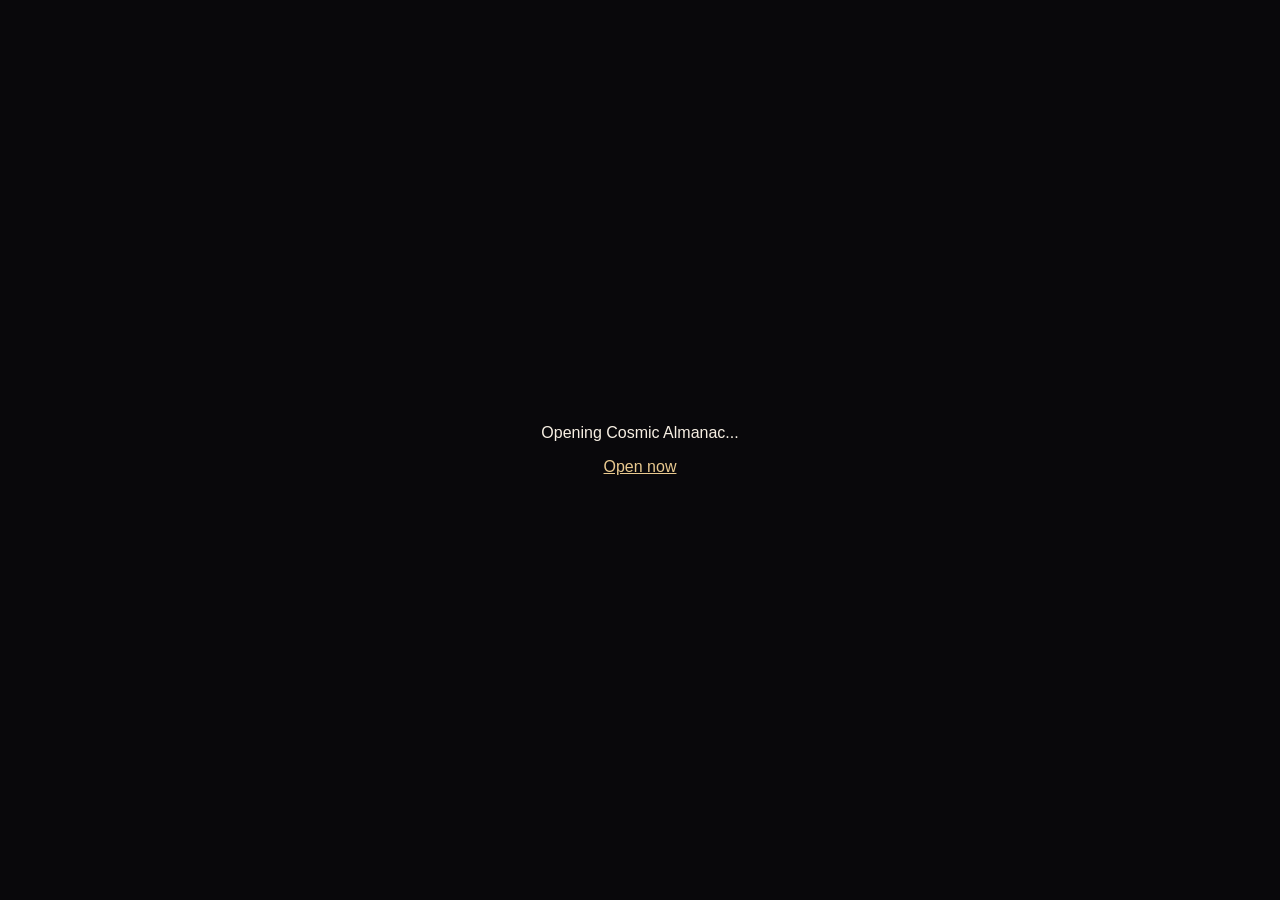
<file: instagram.html>
<!DOCTYPE html>
<html lang="en">
<head>
  <meta charset="UTF-8">
  <meta name="viewport" content="width=device-width, initial-scale=1.0">
  <meta name="robots" content="noindex">
  <title>Opening Cosmic Almanac</title>
  <style>
    body {
      min-height: 100vh;
      margin: 0;
      display: grid;
      place-items: center;
      background: #09080b;
      color: #f7efe3;
      font-family: -apple-system, BlinkMacSystemFont, "Segoe UI", sans-serif;
      text-align: center;
    }

    a {
      color: #e9c98f;
    }
  </style>
  <script>
    (function loadAnalytics() {
      try {
        if (localStorage.getItem('cosmic_analytics_opt_out') === '1') return;
      } catch (e) {}
      var script = document.createElement('script');
      script.defer = true;
      script.src = 'https://static.cloudflareinsights.com/beacon.min.js';
      script.setAttribute('data-cf-beacon', '{"token": "70ef6f3748dc4def9365bc384d702cc8"}');
      document.head.appendChild(script);
    })();

    window.setTimeout(function () {
      window.location.replace('./');
    }, 1200);
  </script>
</head>
<body>
  <main>
    <p>Opening Cosmic Almanac...</p>
    <p><a href="./">Open now</a></p>
  </main>
</body>
</html>
</file>
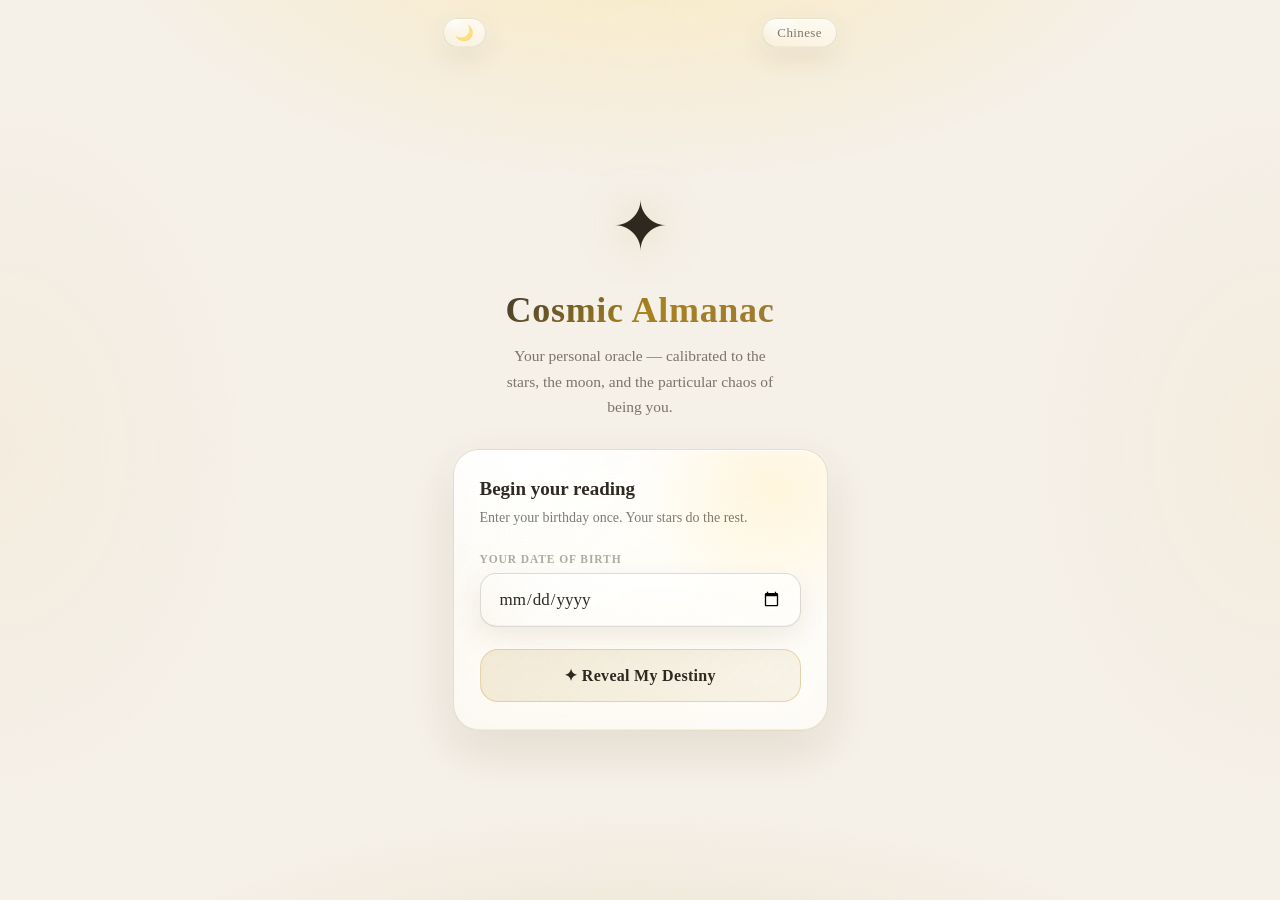
<file: owner.html>
<!DOCTYPE html>
<html lang="en">
<head>
  <meta charset="UTF-8">
  <meta name="viewport" content="width=device-width, initial-scale=1.0">
  <meta name="robots" content="noindex">
  <title>Opening Cosmic Almanac</title>
  <style>
    body {
      min-height: 100vh;
      margin: 0;
      display: grid;
      place-items: center;
      background: #09080b;
      color: #f7efe3;
      font-family: -apple-system, BlinkMacSystemFont, "Segoe UI", sans-serif;
      text-align: center;
    }

    a {
      color: #e9c98f;
    }
  </style>
  <script>
    try {
      localStorage.setItem('cosmic_analytics_opt_out', '1');
    } catch (e) {}

    window.setTimeout(function () {
      window.location.replace('./');
    }, 300);
  </script>
</head>
<body>
  <main>
    <p>Opening Cosmic Almanac without analytics...</p>
    <p><a href="./">Open now</a></p>
  </main>
</body>
</html>
</file>
<file: app.css>
*{margin:0;padding:0;box-sizing:border-box;-webkit-tap-highlight-color:transparent}

    :root{
      --font-ui:  -apple-system,BlinkMacSystemFont,"SF Pro Display","Segoe UI",system-ui,sans-serif;
      --font-title:-apple-system,BlinkMacSystemFont,"SF Pro Display","Segoe UI",system-ui,sans-serif;
      --bg:      #09080b;
      --g0:      rgba(255,252,248,0.052);
      --gb:      rgba(255,252,248,0.088);
      --c0:      rgba(255,252,248,0.036);
      --cb:      rgba(255,252,248,0.066);
      --gold:    #c4a55a;
      --goldg:   rgba(196,165,90,0.22);
      --t1:      rgba(255,252,248,0.93);
      --t2:      rgba(255,252,248,0.50);
      --t3:      rgba(255,252,248,0.26);
      --glass-panel:
        linear-gradient(180deg,rgba(255,255,255,.095),rgba(255,255,255,.03)),
        linear-gradient(135deg,rgba(196,165,90,.11),transparent 38%,rgba(255,255,255,.045));
      --glass-panel-soft:
        linear-gradient(180deg,rgba(255,255,255,.07),rgba(255,255,255,.022)),
        linear-gradient(135deg,rgba(196,165,90,.08),transparent 40%,rgba(255,255,255,.03));
      --glass-chip:
        linear-gradient(180deg,rgba(255,255,255,.08),rgba(255,255,255,.028)),
        linear-gradient(135deg,rgba(196,165,90,.06),transparent 42%,rgba(255,255,255,.028));
      --glass-border: rgba(255,252,248,.096);
      --glass-border-soft: rgba(255,252,248,.08);
      --glass-inner: rgba(255,255,255,.10);
      --glass-inner-soft: rgba(255,255,255,.07);
      --glass-shadow-strong: 0 18px 46px rgba(0,0,0,.34),inset 0 1px 0 var(--glass-inner);
      --glass-shadow-soft: 0 10px 26px rgba(0,0,0,.24),inset 0 1px 0 var(--glass-inner-soft);
      --glass-shadow-hover: 0 16px 36px rgba(0,0,0,.26),inset 0 1px 0 var(--glass-inner);
      --glass-overlay: rgba(7,6,10,.52);
    }

    /* ── LIGHT / DAY MODE ────────────────────────── */
    html[data-theme="light"]{
      --bg:      #f5f0e8;
      --g0:      rgba(20,12,4,0.045);
      --gb:      rgba(20,12,4,0.110);
      --c0:      rgba(20,12,4,0.030);
      --cb:      rgba(20,12,4,0.085);
      --gold:    #a8821e;
      --goldg:   rgba(168,130,30,0.18);
      --t1:      rgba(20,12,4,0.88);
      --t2:      rgba(20,12,4,0.54);
      --t3:      rgba(20,12,4,0.34);
      --glass-panel:
        radial-gradient(circle at 18% 0%,rgba(255,255,255,.95),transparent 38%),
        radial-gradient(circle at 86% 14%,rgba(255,230,165,.36),transparent 34%),
        linear-gradient(180deg,rgba(255,255,255,.84),rgba(255,255,255,.42)),
        linear-gradient(135deg,rgba(168,130,30,.13),transparent 38%,rgba(255,255,255,.32));
      --glass-panel-soft:
        radial-gradient(circle at 20% 0%,rgba(255,255,255,.84),transparent 36%),
        radial-gradient(circle at 88% 16%,rgba(255,230,165,.24),transparent 34%),
        linear-gradient(180deg,rgba(255,255,255,.72),rgba(255,255,255,.32)),
        linear-gradient(135deg,rgba(168,130,30,.09),transparent 40%,rgba(255,255,255,.24));
      --glass-chip:
        radial-gradient(circle at 24% 0%,rgba(255,255,255,.74),transparent 35%),
        linear-gradient(180deg,rgba(255,255,255,.68),rgba(255,255,255,.28)),
        linear-gradient(135deg,rgba(168,130,30,.08),transparent 42%,rgba(255,255,255,.20));
      --glass-border: rgba(126,88,16,.18);
      --glass-border-soft: rgba(126,88,16,.13);
      --glass-inner: rgba(255,255,255,.76);
      --glass-inner-soft: rgba(255,255,255,.62);
      --glass-shadow-strong:
        0 18px 44px rgba(86,58,10,.13),
        0 6px 18px rgba(255,255,255,.42),
        inset 0 1px 0 rgba(255,255,255,.90),
        inset 0 -1px 0 rgba(126,88,16,.08);
      --glass-shadow-soft:
        0 10px 26px rgba(86,58,10,.10),
        0 3px 12px rgba(255,255,255,.34),
        inset 0 1px 0 rgba(255,255,255,.78),
        inset 0 -1px 0 rgba(126,88,16,.06);
      --glass-shadow-hover:
        0 18px 38px rgba(86,58,10,.16),
        0 0 24px rgba(168,130,30,.14),
        inset 0 1px 0 rgba(255,255,255,.90),
        inset 0 -1px 0 rgba(126,88,16,.08);
      --glass-overlay: rgba(245,240,232,.58);
    }

    /* smooth theme transition */
    html{transition:background .35s}
    body{transition:background .35s,color .35s}

    /* day background — warm sunrise sky instead of deep space */
    html[data-theme="light"] .bg-depth{
      background:
        radial-gradient(ellipse 80% 45% at 50% 115%, rgba(196,165,90,.18)  0%,transparent 55%),
        radial-gradient(ellipse 70% 50% at 50% -10%, rgba(255,230,160,.55) 0%,transparent 60%),
        radial-gradient(ellipse 35% 70% at 0%   50%, rgba(240,225,195,.25) 0%,transparent 55%),
        radial-gradient(ellipse 35% 70% at 100% 50%, rgba(240,225,195,.25) 0%,transparent 55%);
    }
    /* stars disappear in daylight */
    html[data-theme="light"] .bg-stars{opacity:0;transition:opacity .4s}

    /* app title gradient: light text reads poorly on parchment */
    html[data-theme="light"] .app-title{
      background:linear-gradient(135deg,rgba(20,12,4,.82) 0%,var(--gold) 52%,rgba(130,90,10,.80) 100%);
      -webkit-background-clip:text;-webkit-text-fill-color:transparent;background-clip:text;
    }

    /* section ratings need stronger contrast on light bg */
    html[data-theme="light"] .dot{
      background:rgba(20,12,4,.22);
      box-shadow:inset 0 0 0 1px rgba(20,12,4,.08);
    }
    html[data-theme="light"] .dot.on{
      background:#8f6a18;
      box-shadow:
        0 0 0 1px rgba(255,248,236,.92),
        0 0 0 2px rgba(143,106,24,.18),
        0 3px 10px rgba(143,106,24,.22);
    }
    html[data-theme="light"] .r-lbl{color:rgba(20,12,4,.62)}
    html[data-theme="light"] .badge,
    html[data-theme="light"] .detail-pill,
    html[data-theme="light"] .almanac-id,
    html[data-theme="light"] .almanac-summary-item,
    html[data-theme="light"] .almanac-tab{
      box-shadow:
        0 8px 20px rgba(86,58,10,.08),
        inset 0 1px 0 rgba(255,255,255,.82),
        inset 0 -1px 0 rgba(126,88,16,.05);
    }

    /* date input on light bg */
    html[data-theme="light"] .date-input{
      background:var(--glass-chip);border-color:rgba(20,12,4,.14);
      color:rgba(20,12,4,.88);color-scheme:light;
      box-shadow:var(--glass-shadow-soft);
    }
    html[data-theme="light"] .date-input:focus{
      border-color:rgba(168,130,30,.55);background:var(--glass-panel-soft);
    }

    html,body{
      min-height:100%;background:var(--bg);
      font-family:var(--font-ui);
      color:var(--t1);overflow-x:hidden;
    }
    html[lang^="en"]{
      --font-ui: "Iowan Old Style","Palatino Linotype","Book Antiqua","Baskerville","Times New Roman",serif;
      --font-title: "Baskerville","Iowan Old Style","Palatino Linotype","Book Antiqua","Times New Roman",serif;
    }
    html[lang^="zh"]{
      --font-ui: -apple-system,BlinkMacSystemFont,"PingFang SC","Hiragino Sans GB","Noto Sans CJK SC","Microsoft YaHei","Segoe UI",system-ui,sans-serif;
      --font-title: -apple-system,BlinkMacSystemFont,"PingFang SC","Hiragino Sans GB","Noto Sans CJK SC","Microsoft YaHei","Segoe UI",system-ui,sans-serif;
    }
    body.modal-open{overflow:hidden}

    /* ── BACKGROUND ───────────────────────────── */
    .bg{position:fixed;inset:0;z-index:0;pointer-events:none}

    .bg-depth{
      position:absolute;inset:0;
      background:
        radial-gradient(ellipse 80% 45% at 50% 115%, rgba(170,130,35,.07)  0%,transparent 55%),
        radial-gradient(ellipse 65% 40% at 50% -8%,  rgba(25,20,42,.50)   0%,transparent 55%),
        radial-gradient(ellipse 30% 70% at 0%   50%, rgba(18,14,30,.30)   0%,transparent 55%),
        radial-gradient(ellipse 30% 70% at 100% 50%, rgba(18,14,30,.30)   0%,transparent 55%);
      animation:breathe 18s ease-in-out infinite alternate;
    }
    @keyframes breathe{0%{opacity:.82}100%{opacity:1}}

    .bg-stars{
      position:absolute;inset:0;
      background-image:
        radial-gradient(1.2px 1.2px at  9% 17%, rgba(255,252,248,.42) 0%,transparent 100%),
        radial-gradient(1.6px 1.6px at 28% 63%, rgba(255,252,248,.32) 0%,transparent 100%),
        radial-gradient(1px   1px   at 43%  8%, rgba(255,252,248,.38) 0%,transparent 100%),
        radial-gradient(2px   2px   at 62% 27%, rgba(255,252,248,.48) 0%,transparent 100%),
        radial-gradient(1px   1px   at 80% 72%, rgba(255,252,248,.28) 0%,transparent 100%),
        radial-gradient(1.4px 1.4px at 17% 85%, rgba(255,252,248,.40) 0%,transparent 100%),
        radial-gradient(1px   1px   at 91% 14%, rgba(255,252,248,.25) 0%,transparent 100%),
        radial-gradient(1.8px 1.8px at 37% 78%, rgba(255,252,248,.52) 0%,transparent 100%),
        radial-gradient(1px   1px   at 71% 44%, rgba(255,252,248,.30) 0%,transparent 100%),
        radial-gradient(1.2px 1.2px at 54% 91%, rgba(255,252,248,.36) 0%,transparent 100%);
      animation:twinkle 9s ease-in-out infinite alternate;
    }
    @keyframes twinkle{0%{opacity:.60}100%{opacity:1}}

    /* ── LANG + THEME TOGGLES ────────────────── */
    .top-controls{
      position:relative;z-index:2;width:100%;max-width:430px;margin:0 auto;
      padding:max(18px,env(safe-area-inset-top,18px)) 18px 10px;
      display:flex;align-items:center;justify-content:space-between;
    }
    .lang-btn,.theme-btn{
      background:var(--glass-chip);border:1px solid var(--glass-border-soft);
      backdrop-filter:blur(20px) saturate(140%);-webkit-backdrop-filter:blur(20px) saturate(140%);
      border-radius:20px;padding:6px 14px;
      font-size:13px;font-weight:500;color:var(--t2);
      cursor:pointer;font-family:inherit;transition:all .2s;letter-spacing:.4px;
      box-shadow:var(--glass-shadow-soft);
    }
    .theme-btn{font-size:15px;padding:5px 11px;letter-spacing:0}
    .lang-btn:hover,.lang-btn:focus-visible,
    .theme-btn:hover,.theme-btn:focus-visible{
      background:var(--glass-panel-soft);
      border-color:rgba(196,165,90,.24);
      color:var(--t1);
      transform:translateY(-1px);
      outline:none;
    }

    /* ── GLASS ────────────────────────────────── */
    .glass{
      background:var(--glass-panel);
      backdrop-filter:blur(30px) saturate(180%) brightness(1.08);
      -webkit-backdrop-filter:blur(30px) saturate(180%) brightness(1.08);
      border:1px solid var(--glass-border);border-radius:26px;
      box-shadow:var(--glass-shadow-strong);
    }
    html[data-theme="light"] .glass{
      backdrop-filter:blur(34px) saturate(190%) brightness(1.04);
      -webkit-backdrop-filter:blur(34px) saturate(190%) brightness(1.04);
    }
    .card{
      background:var(--glass-panel-soft);
      backdrop-filter:blur(20px) saturate(150%);-webkit-backdrop-filter:blur(20px) saturate(150%);
      border:1px solid var(--glass-border-soft);border-radius:22px;
      box-shadow:var(--glass-shadow-soft);
    }
    html[data-theme="light"] .card{
      backdrop-filter:blur(24px) saturate(175%) brightness(1.04);
      -webkit-backdrop-filter:blur(24px) saturate(175%) brightness(1.04);
    }

    /* ── LAYOUT ───────────────────────────────── */
    .screen{
      position:relative;z-index:1;min-height:calc(100dvh - 58px);
      display:flex;flex-direction:column;align-items:center;
      padding:18px 18px max(40px,env(safe-area-inset-bottom,40px));
    }
    .screen.hidden{display:none}

    /* ── ONBOARDING ───────────────────────────── */
    #onboarding{justify-content:center;gap:30px;padding-top:20px;padding-bottom:60px}

    .hero{text-align:center}
    .app-icon{
      font-size:68px;display:block;margin-bottom:22px;
      filter:drop-shadow(0 0 22px rgba(196,165,90,.55));
      animation:floatY 4.5s ease-in-out infinite;
    }
    @keyframes floatY{0%,100%{transform:translateY(0)}50%{transform:translateY(-11px)}}

    .app-title{
      font-family:var(--font-title);
      font-size:36px;font-weight:700;letter-spacing:-.5px;margin-bottom:12px;
      background:linear-gradient(135deg,rgba(255,252,248,.96) 0%,var(--gold) 55%,rgba(255,232,180,.85) 100%);
      -webkit-background-clip:text;-webkit-text-fill-color:transparent;background-clip:text;
    }
    html[lang^="en"] .app-title{letter-spacing:.02em}
    .app-sub{font-size:15.5px;color:var(--t2);line-height:1.62;max-width:285px;margin:0 auto}

    .ob-card{width:100%;max-width:375px;padding:28px 26px}
    .ob-card h2{font-family:var(--font-title);font-size:19px;font-weight:600;margin-bottom:7px;color:var(--t1)}
    .ob-card p {font-size:14px;color:var(--t2);line-height:1.55;margin-bottom:24px}

    .field-lbl{font-size:11.5px;font-weight:600;letter-spacing:.9px;text-transform:uppercase;color:var(--t3);margin-bottom:8px}

    .date-input{
      width:100%;background:var(--glass-chip);
      border:1px solid var(--glass-border);border-radius:16px;
      padding:15px 18px;font-size:17px;font-weight:500;color:#fff;
      margin-bottom:22px;outline:none;
      transition:border-color .2s,background .2s;
      -webkit-appearance:none;font-family:inherit;color-scheme:dark;
      box-shadow:var(--glass-shadow-soft);
    }
    .date-input:focus{border-color:rgba(196,165,90,.50);background:var(--glass-panel-soft)}

    .btn-reveal{
      width:100%;
      background:linear-gradient(135deg,rgba(196,165,90,.22),rgba(196,165,90,.12));
      border:1px solid rgba(196,165,90,.38);
      backdrop-filter:blur(10px);color:var(--t1);
      font-size:16px;font-weight:600;padding:16px;border-radius:18px;
      cursor:pointer;transition:all .22s;font-family:inherit;letter-spacing:.3px;
    }
    .btn-reveal:hover{background:linear-gradient(135deg,rgba(196,165,90,.34),rgba(196,165,90,.20));transform:translateY(-1px);box-shadow:0 8px 28px var(--goldg)}
    .btn-reveal:active{transform:translateY(0)}

    /* ── READING ──────────────────────────────── */
    #reading{gap:13px;padding-top:18px;padding-bottom:48px}

    .r-header{width:100%;max-width:430px;text-align:center;margin-bottom:4px}
    .r-date  {font-size:11.5px;color:var(--t3);letter-spacing:1.6px;text-transform:uppercase;margin-bottom:6px}
    .r-title {font-family:var(--font-title);font-size:25px;font-weight:700;letter-spacing:-.3px}
    html[lang^="en"] .r-title{letter-spacing:.01em}
    .signs-row{display:flex;justify-content:center;gap:7px;margin-top:13px;flex-wrap:wrap}
    .date-nav{
      width:100%;max-width:430px;display:flex;gap:8px;justify-content:center;align-items:center;
    }
    .date-nav{margin-top:2px}
    .nav-btn{
      background:var(--glass-chip);border:1px solid var(--glass-border-soft);
      backdrop-filter:blur(12px);-webkit-backdrop-filter:blur(12px);
      border-radius:20px;padding:7px 12px;font-size:12px;color:var(--t2);
      box-shadow:var(--glass-shadow-soft);cursor:pointer;font-family:inherit;
      transition:transform .22s ease,border-color .22s ease,background .22s ease,color .22s ease;
    }
    .nav-btn:hover,.nav-btn:focus-visible{
      transform:translateY(-1px);border-color:rgba(196,165,90,.26);
      background:var(--glass-panel-soft);color:var(--t1);outline:none;
    }
    .date-chip{
      min-width:112px;text-align:center;color:var(--t1);border-color:rgba(196,165,90,.24);
    }

    .badge{
      background:var(--glass-chip);border:1px solid var(--glass-border-soft);
      backdrop-filter:blur(12px);-webkit-backdrop-filter:blur(12px);
      border-radius:20px;padding:5px 13px;font-size:13px;color:var(--t2);
      display:flex;align-items:center;gap:5px;
      box-shadow:var(--glass-shadow-soft);
    }
    .badge-btn{
      border:none;cursor:pointer;font-family:inherit;text-align:left;
      transition:transform .22s ease,border-color .22s ease,background .22s ease,box-shadow .22s ease,color .22s ease;
    }
    .badge-btn:hover,.badge-btn:focus-visible{
      transform:translateY(-1px);
      border-color:rgba(196,165,90,.26);
      background:rgba(255,252,248,.08);
      color:var(--t1);
      box-shadow:0 10px 24px rgba(0,0,0,.16);
      outline:none;
    }

    .almanac-summary{
      width:100%;max-width:430px;padding:15px 15px 14px;
      display:flex;flex-direction:column;gap:10px;
    }
    .almanac-summary-head{display:flex;align-items:flex-start;justify-content:space-between;gap:12px}
    .almanac-summary-kicker{font-size:11px;font-weight:700;letter-spacing:1.6px;text-transform:uppercase;color:var(--gold);opacity:.82}
    .almanac-summary-title{font-family:var(--font-title);font-size:18px;font-weight:700;color:var(--t1);line-height:1.18;margin-top:2px}
    .almanac-summary-more{font-size:11px;color:var(--t3);padding-top:3px;white-space:nowrap}
    .almanac-summary-grid{display:grid;grid-template-columns:repeat(3,1fr);gap:9px}
    .almanac-summary-item{
      padding:10px 9px;border-radius:16px;
      background:var(--glass-chip);border:1px solid var(--glass-border-soft);
      box-shadow:var(--glass-shadow-soft);
    }
    .almanac-summary-label{font-size:9px;font-weight:700;letter-spacing:1px;text-transform:uppercase;color:var(--gold);opacity:.76;margin-bottom:4px}
    .almanac-summary-value{font-size:12px;line-height:1.28;color:var(--t1);white-space:nowrap;overflow:hidden;text-overflow:ellipsis}

    /* ── CATEGORY GRID ────────────────────────── */
    .cat-grid{width:100%;max-width:430px;display:grid;grid-template-columns:1fr 1fr;gap:11px}
    .cat-card{padding:17px 15px;display:flex;flex-direction:column;gap:9px}
    .cat-head{display:flex;align-items:center;gap:8px}
    .cat-icon{font-size:20px;filter:drop-shadow(0 2px 5px rgba(196,165,90,.35))}
    .cat-name{font-size:11px;font-weight:600;color:var(--t3);text-transform:uppercase;letter-spacing:.9px}
    .dots    {display:flex;gap:4px}
    .dot     {width:7px;height:7px;border-radius:50%;background:rgba(255,252,248,.12);transition:background .3s}
    .dot.on  {background:var(--gold);box-shadow:0 0 8px rgba(196,165,90,.40)}
    .r-lbl   {font-size:11px;color:var(--t3);font-weight:500;letter-spacing:.3px}
    .cat-msg {font-size:12.5px;color:var(--t2);line-height:1.55}

    /* ── ORACLE ───────────────────────────────── */
    .oracle-card{width:100%;max-width:430px;padding:24px 22px}
    .oracle-lbl {font-size:11px;font-weight:600;letter-spacing:1.7px;text-transform:uppercase;color:var(--gold);opacity:.80;margin-bottom:14px}
    .oracle-txt {font-size:15.5px;line-height:1.72;color:var(--t1)}
    html[lang^="en"] .oracle-txt,
    html[lang^="en"] .cat-msg,
    html[lang^="en"] .sug-txt,
    html[lang^="en"] .detail-copy p{
      letter-spacing:.01em;
    }

    /* ── SUGGESTION ───────────────────────────── */
    .sug-card{width:100%;max-width:430px;padding:18px 20px;display:flex;align-items:flex-start;gap:13px}
    .sug-icon{
      width:42px;height:42px;flex-shrink:0;
      background:rgba(196,165,90,.12);border:1px solid rgba(196,165,90,.22);
      border-radius:13px;display:flex;align-items:center;justify-content:center;font-size:19px;
    }
    .sug-lbl {font-size:11px;font-weight:600;letter-spacing:1.6px;text-transform:uppercase;color:var(--gold);opacity:.75;margin-bottom:6px}
    .sug-txt {font-size:14px;color:var(--t2);line-height:1.58}

    /* ── FOOTER ───────────────────────────────── */
    .r-footer{width:100%;max-width:430px;display:flex;justify-content:space-between;align-items:center;gap:14px;padding:6px 4px;margin-top:3px}
    .btn-reset,.btn-creator{background:none;border:none;font-size:12px;color:var(--t3);cursor:pointer;font-family:inherit;text-decoration:underline;text-underline-offset:2px;padding:4px;transition:color .2s}
    .btn-creator{text-align:left}
    .btn-reset{text-align:right}
    .btn-reset:hover,.btn-reset:focus-visible,
    .btn-creator:hover,.btn-creator:focus-visible{color:var(--t2);outline:none}

    .interactive-card{
      cursor:pointer;
      transition:transform .22s ease,border-color .22s ease,box-shadow .22s ease,background .22s ease;
      position:relative;
      overflow:hidden;
    }
    .interactive-card::after{
      content:"";
      position:absolute;inset:0;
      background:linear-gradient(135deg,rgba(255,255,255,.08),transparent 40%,transparent 62%,rgba(196,165,90,.08));
      opacity:0;transition:opacity .22s ease;
      pointer-events:none;
    }
    html[data-theme="light"] .interactive-card::after{
      background:
        radial-gradient(circle at 18% 0%,rgba(255,255,255,.48),transparent 34%),
        linear-gradient(135deg,rgba(255,255,255,.26),transparent 42%,rgba(168,130,30,.12));
    }
    .interactive-card:hover,.interactive-card:focus-visible{
      transform:translateY(-2px);
      border-color:rgba(196,165,90,.28);
      box-shadow:var(--glass-shadow-hover);
      outline:none;
    }
    .interactive-card:hover::after,.interactive-card:focus-visible::after{opacity:1}

    /* ── DETAIL POPUP ─────────────────────────── */
    .detail-modal{
      position:fixed;inset:0;z-index:500;
      display:flex;align-items:center;justify-content:center;
      padding:max(24px,env(safe-area-inset-top,24px)) 14px max(24px,env(safe-area-inset-bottom,24px));
      background:var(--glass-overlay);
      backdrop-filter:blur(24px) saturate(140%);
      -webkit-backdrop-filter:blur(24px) saturate(140%);
      opacity:0;pointer-events:none;
      transition:opacity .24s ease;
    }
    .detail-modal.open{opacity:1;pointer-events:auto}
    .detail-sheet{
      width:min(100%,540px);max-height:min(84vh,760px);
      overflow:auto;padding:26px 22px 22px;border-radius:30px;position:relative;
      background:var(--glass-panel);
      border:1px solid var(--glass-border);
      box-shadow:var(--glass-shadow-strong);
      transform:scale(.96);
      transition:transform .28s cubic-bezier(.2,.8,.2,1);
    }
    .detail-modal.open .detail-sheet{transform:scale(1)}
    .detail-close{
      position:absolute;top:12px;right:12px;
      width:44px;height:44px;border:none;border-radius:50%;
      background:var(--glass-chip);color:var(--t1);cursor:pointer;
      font-size:18px;font-family:inherit;transition:background .2s ease,transform .2s ease;
      box-shadow:var(--glass-shadow-soft);
    }
    .detail-close:hover,.detail-close:focus-visible{background:var(--glass-panel-soft);transform:scale(1.04);outline:none}
    .detail-kicker{font-size:11px;font-weight:700;letter-spacing:1.7px;text-transform:uppercase;color:var(--gold);opacity:.84;margin-bottom:10px}
    .detail-title{font-family:var(--font-title);font-size:30px;line-height:1.08;letter-spacing:-.5px;margin-right:42px}
    html[lang^="en"] .detail-title{letter-spacing:.01em}
    .detail-sub{font-size:14px;color:var(--t2);line-height:1.55;margin-top:10px}
    .detail-facts{display:flex;flex-wrap:wrap;gap:8px;margin:18px 0 16px}
    .detail-pill{
      padding:8px 12px;border-radius:999px;
      background:var(--glass-chip);border:1px solid var(--glass-border-soft);
      color:var(--t2);font-size:12px;letter-spacing:.2px;
      box-shadow:var(--glass-shadow-soft);
    }
    .detail-custom{display:none}
    .detail-copy{display:flex;flex-direction:column;gap:12px}
    .detail-copy p{font-size:16px;line-height:1.72;color:var(--t1)}
    .detail-copy p strong{color:var(--t1)}

    .almanac-shell{display:flex;flex-direction:column;gap:14px}
    .almanac-top{display:flex;flex-wrap:wrap;gap:8px}
    .almanac-id{
      display:flex;align-items:center;gap:8px;
      padding:10px 14px;border-radius:18px;
      background:var(--glass-chip);border:1px solid var(--glass-border-soft);
      color:var(--t2);font-size:13px;
      box-shadow:var(--glass-shadow-soft);
    }
    .almanac-grid{display:grid;grid-template-columns:repeat(3,1fr);gap:10px}
    .almanac-tab{
      border:none;cursor:pointer;text-align:left;font-family:inherit;
      padding:12px 11px;border-radius:18px;
      background:var(--glass-panel-soft);border:1px solid var(--glass-border-soft);
      color:var(--t2);box-shadow:var(--glass-shadow-soft);
      transition:transform .22s ease,box-shadow .22s ease,border-color .22s ease,background .22s ease,color .22s ease;
    }
    .almanac-tab:hover,.almanac-tab:focus-visible{
      transform:translateY(-1px);
      border-color:rgba(196,165,90,.26);
      color:var(--t1);
      outline:none;
    }
    .almanac-tab.active{
      background:var(--glass-panel);
      border-color:rgba(196,165,90,.30);
      color:var(--t1);
      box-shadow:var(--glass-shadow-hover);
    }
    .almanac-tab-label{font-size:9.5px;font-weight:700;letter-spacing:1.1px;text-transform:uppercase;color:var(--gold);opacity:.8;margin-bottom:5px}
    .almanac-tab-value{font-size:13px;line-height:1.3;white-space:nowrap;overflow:hidden;text-overflow:ellipsis}
    .almanac-active{
      padding:16px 16px 14px;border-radius:22px;
      background:var(--glass-panel-soft);border:1px solid var(--glass-border-soft);
      box-shadow:var(--glass-shadow-soft);
    }
    .almanac-active-kicker{font-size:10.5px;font-weight:700;letter-spacing:1.5px;text-transform:uppercase;color:var(--gold);opacity:.78;margin-bottom:8px}
    .almanac-active-title{font-size:17px;font-weight:600;color:var(--t1);margin-bottom:6px}
    .almanac-active-note{font-size:14px;line-height:1.68;color:var(--t2)}
    .almanac-yi-grid{display:grid;grid-template-columns:1fr 1fr;gap:10px}
    .almanac-yi-card{
      padding:16px 16px 14px;border-radius:22px;
      background:var(--glass-panel-soft);border:1px solid var(--glass-border-soft);
      box-shadow:var(--glass-shadow-soft);
    }
    .almanac-yi-label{font-size:11px;font-weight:700;letter-spacing:1.6px;text-transform:uppercase;margin-bottom:8px}
    .almanac-yi-card.do .almanac-yi-label{color:var(--gold)}
    .almanac-yi-card.dont .almanac-yi-label{color:var(--t3)}
    .almanac-yi-text{font-size:15px;line-height:1.7;color:var(--t1)}

    @media (max-width:560px){
      .detail-sheet{padding:24px 18px 20px;border-radius:26px}
      .detail-title{font-size:25px}
      .detail-copy p{font-size:15.5px}
      .almanac-yi-grid{grid-template-columns:1fr}
    }

    @media (max-width:350px){
      .almanac-summary{padding:14px 13px}
      .almanac-summary-grid,.almanac-grid{gap:6px}
      .almanac-summary-item,.almanac-tab{padding:9px 7px}
      .almanac-summary-value,.almanac-tab-value{font-size:11px}
    }

    /* ── CONFIRM DIALOG ───────────────────────── */
    .confirm-modal{
      position:fixed;inset:0;z-index:600;
      display:flex;align-items:center;justify-content:center;
      background:rgba(0,0,0,.45);backdrop-filter:blur(8px);-webkit-backdrop-filter:blur(8px);
      opacity:0;pointer-events:none;transition:opacity .24s ease;
    }
    .confirm-modal.open{opacity:1;pointer-events:auto}
    .confirm-sheet{
      width:min(90%,340px);padding:26px 22px 22px;border-radius:24px;text-align:center;
      transform:scale(.94);transition:transform .28s cubic-bezier(.2,.8,.2,1);
    }
    .confirm-modal.open .confirm-sheet{transform:scale(1)}
    .confirm-msg{font-size:16px;line-height:1.55;margin-bottom:22px;color:var(--t1)}
    .confirm-btns{display:flex;gap:10px;justify-content:center}
    .confirm-btn{
      flex:1;max-width:130px;padding:12px 0;border:none;border-radius:14px;
      font-size:14px;font-weight:600;cursor:pointer;
      background:var(--glass-panel);color:var(--t1);
      box-shadow:var(--glass-shadow-soft);
      transition:transform .15s ease,background .15s ease;
    }
    .confirm-btn:hover,.confirm-btn:focus-visible{transform:scale(1.04);outline:none}
    .confirm-btn.danger{background:rgba(196,80,60,.22);color:rgba(240,140,120,1)}

    /* ── ANIMATION ────────────────────────────── */
    .fu{animation:fadeUp .55s ease both}
    @keyframes fadeUp{from{opacity:0;transform:translateY(16px)}to{opacity:1;transform:translateY(0)}}
    .d0{animation-delay:0s}.d1{animation-delay:.07s}.d2{animation-delay:.14s}
    .d3{animation-delay:.21s}.d4{animation-delay:.28s}.d5{animation-delay:.36s}
    .d6{animation-delay:.44s}.d7{animation-delay:.52s}
</file>
